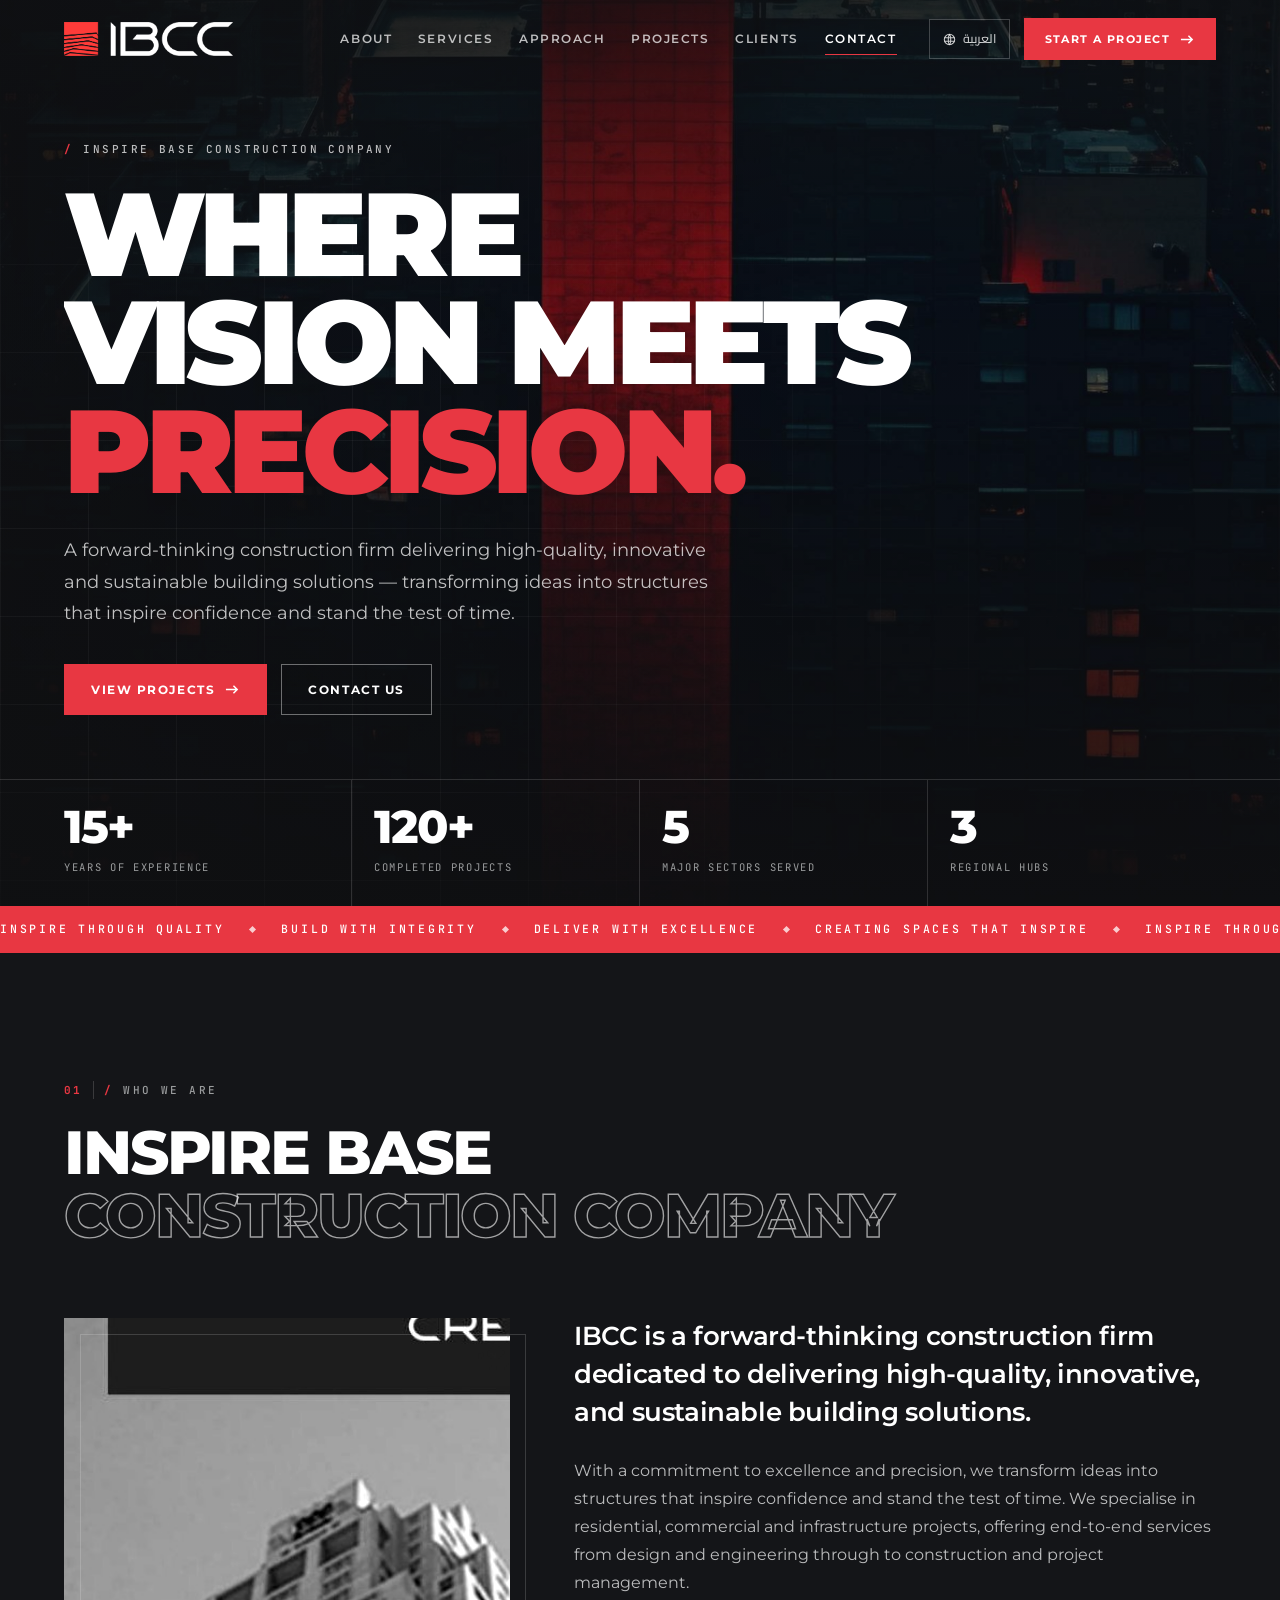
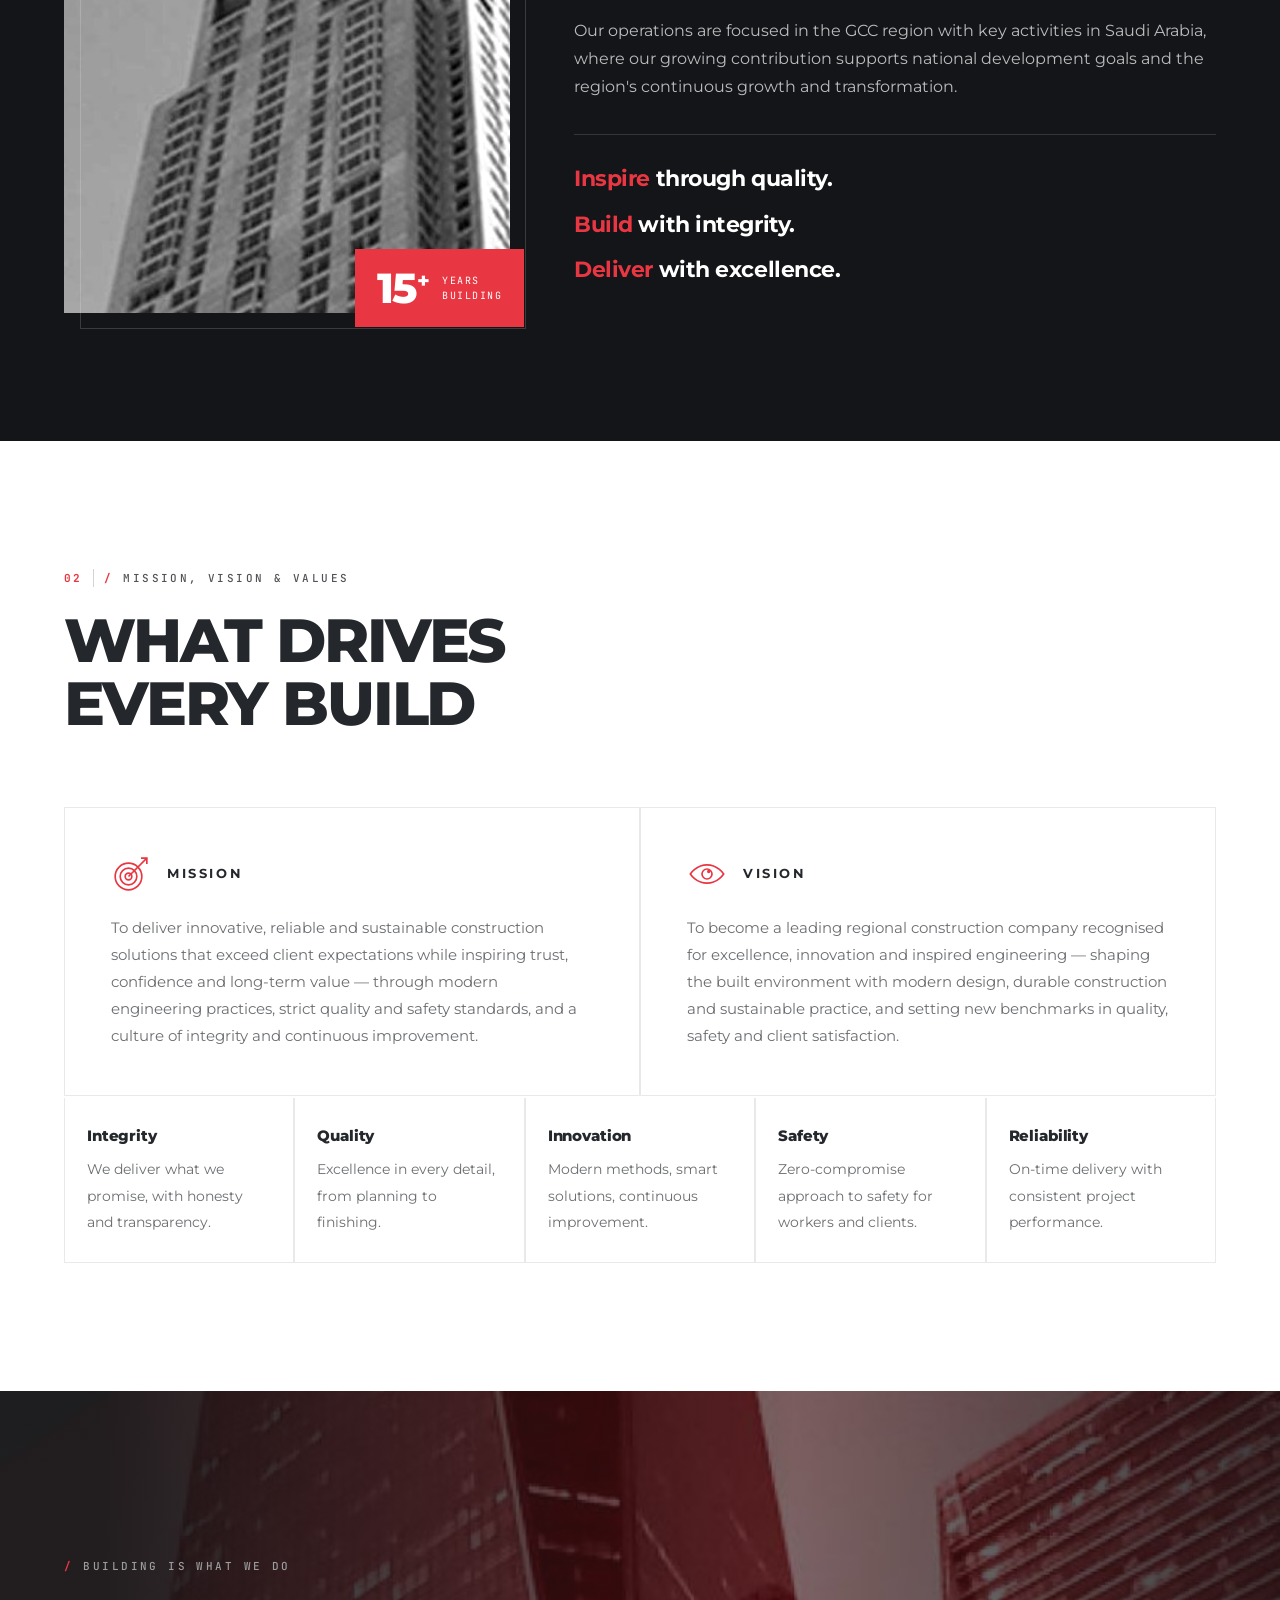
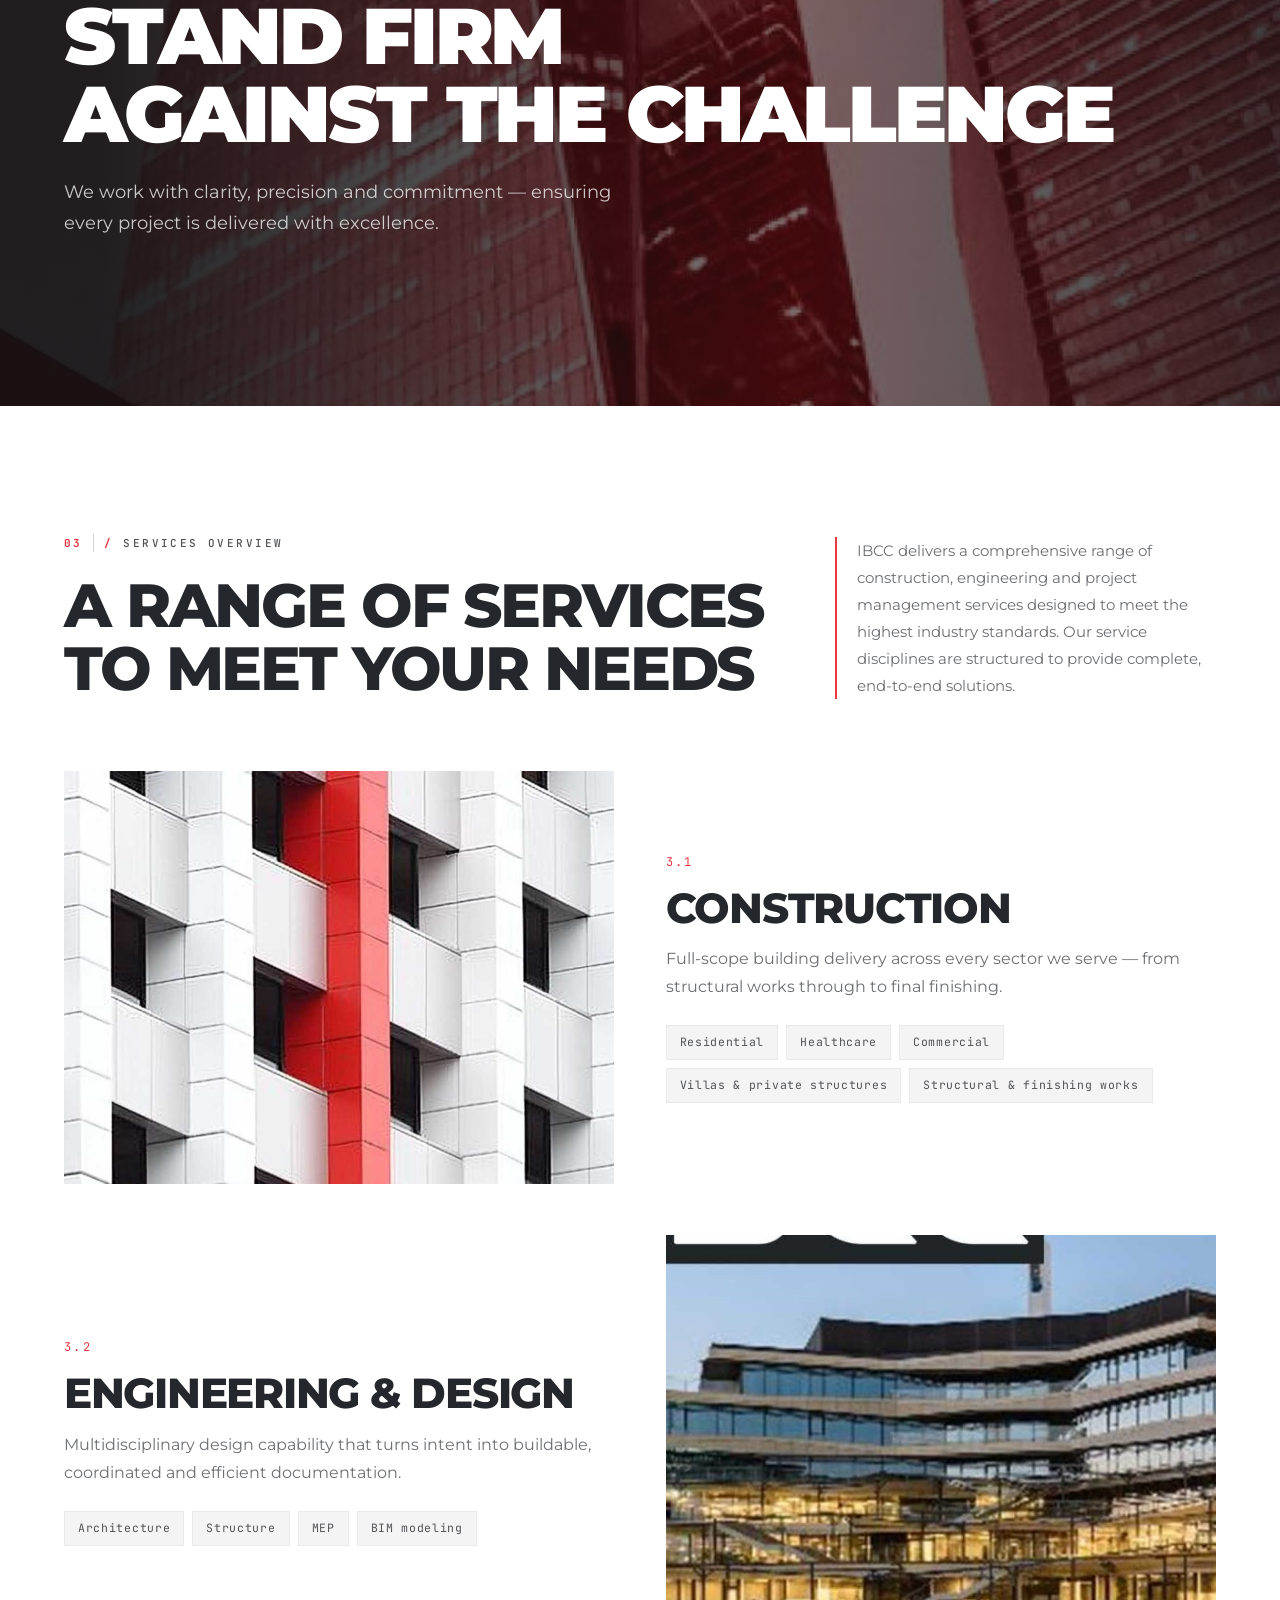
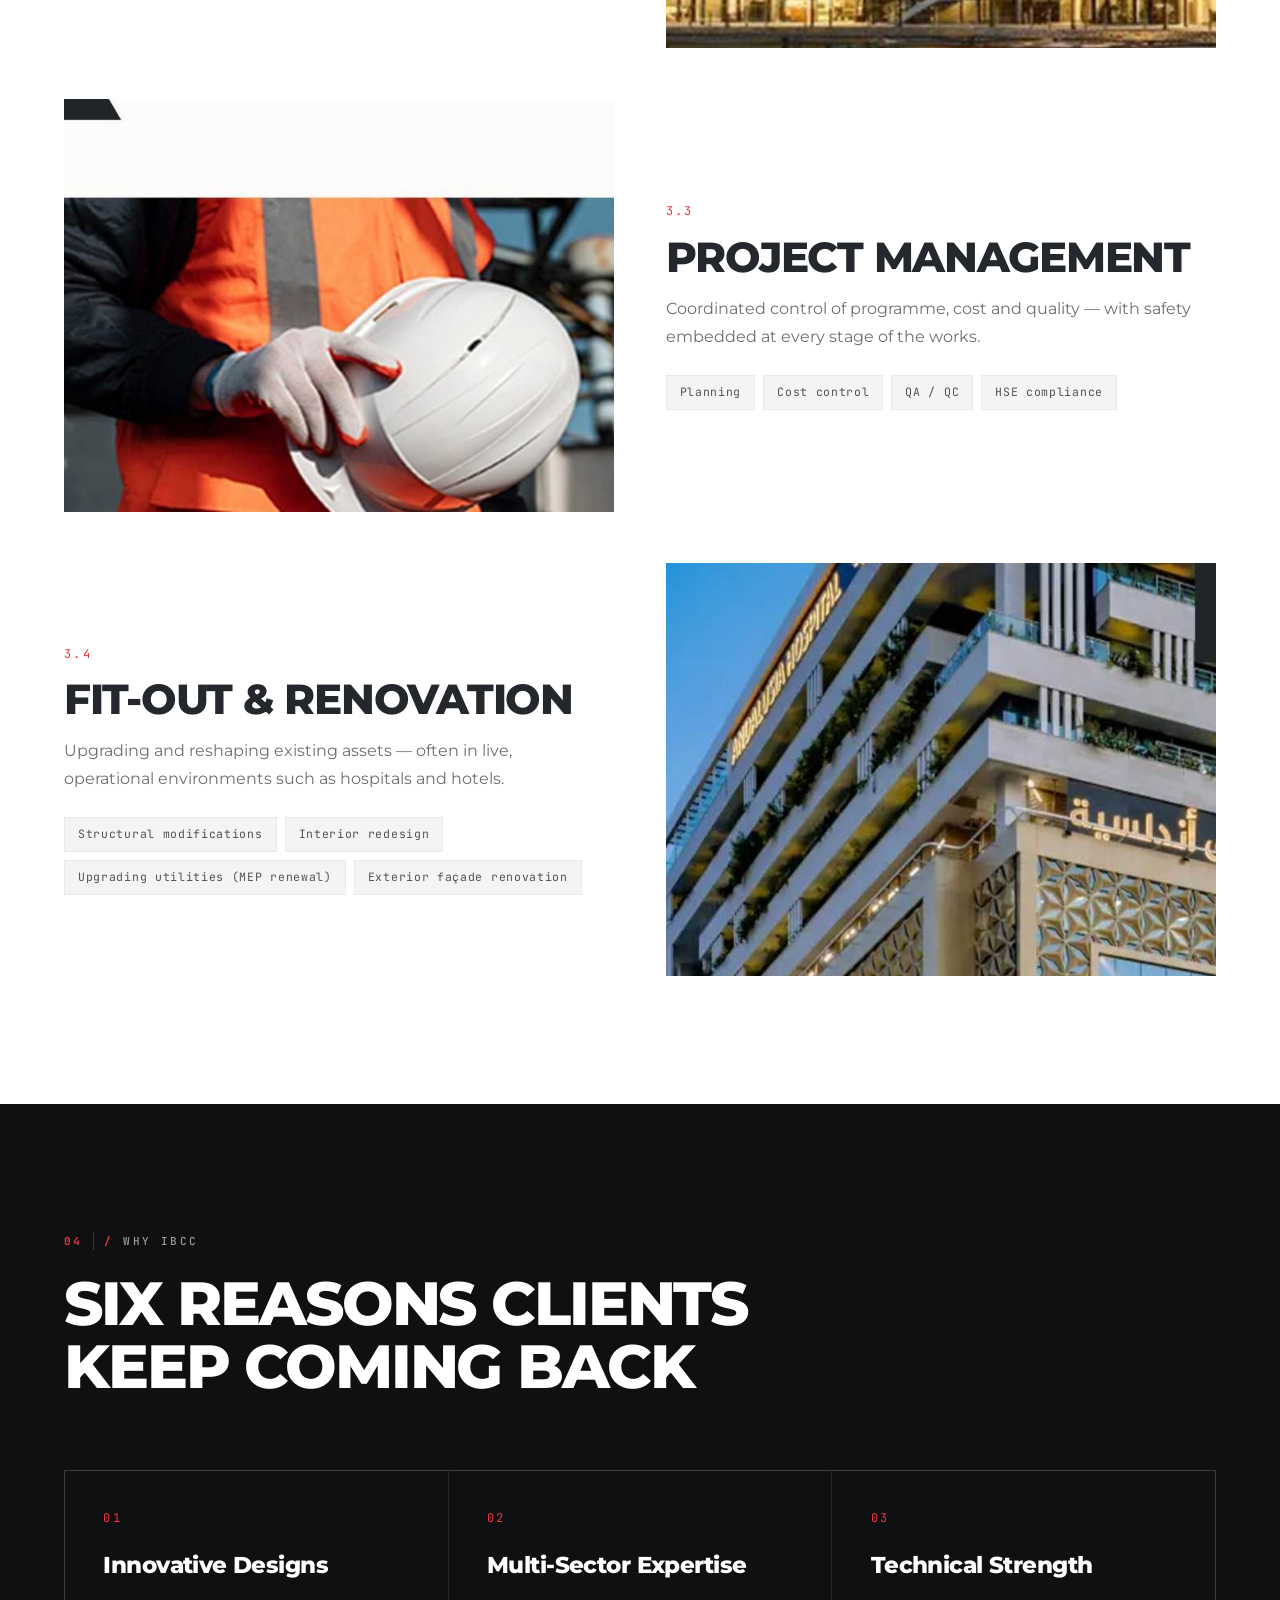
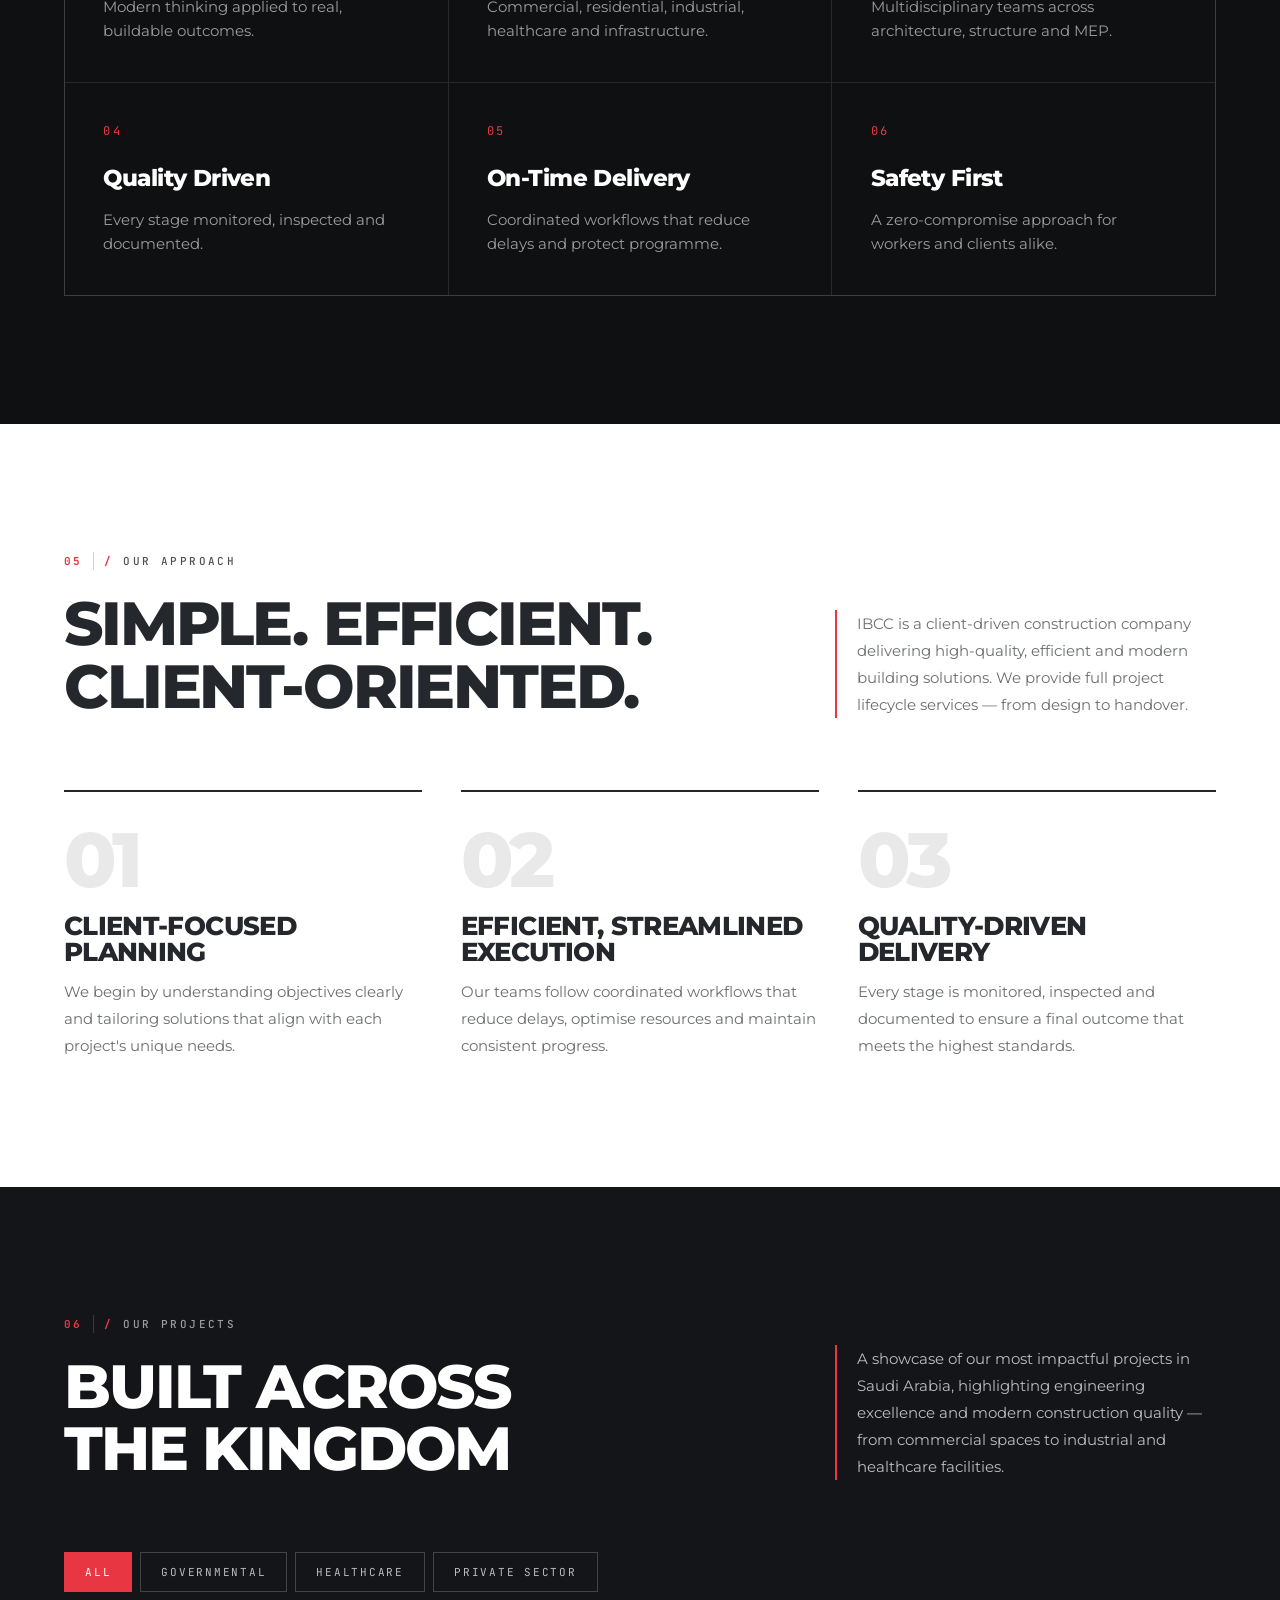
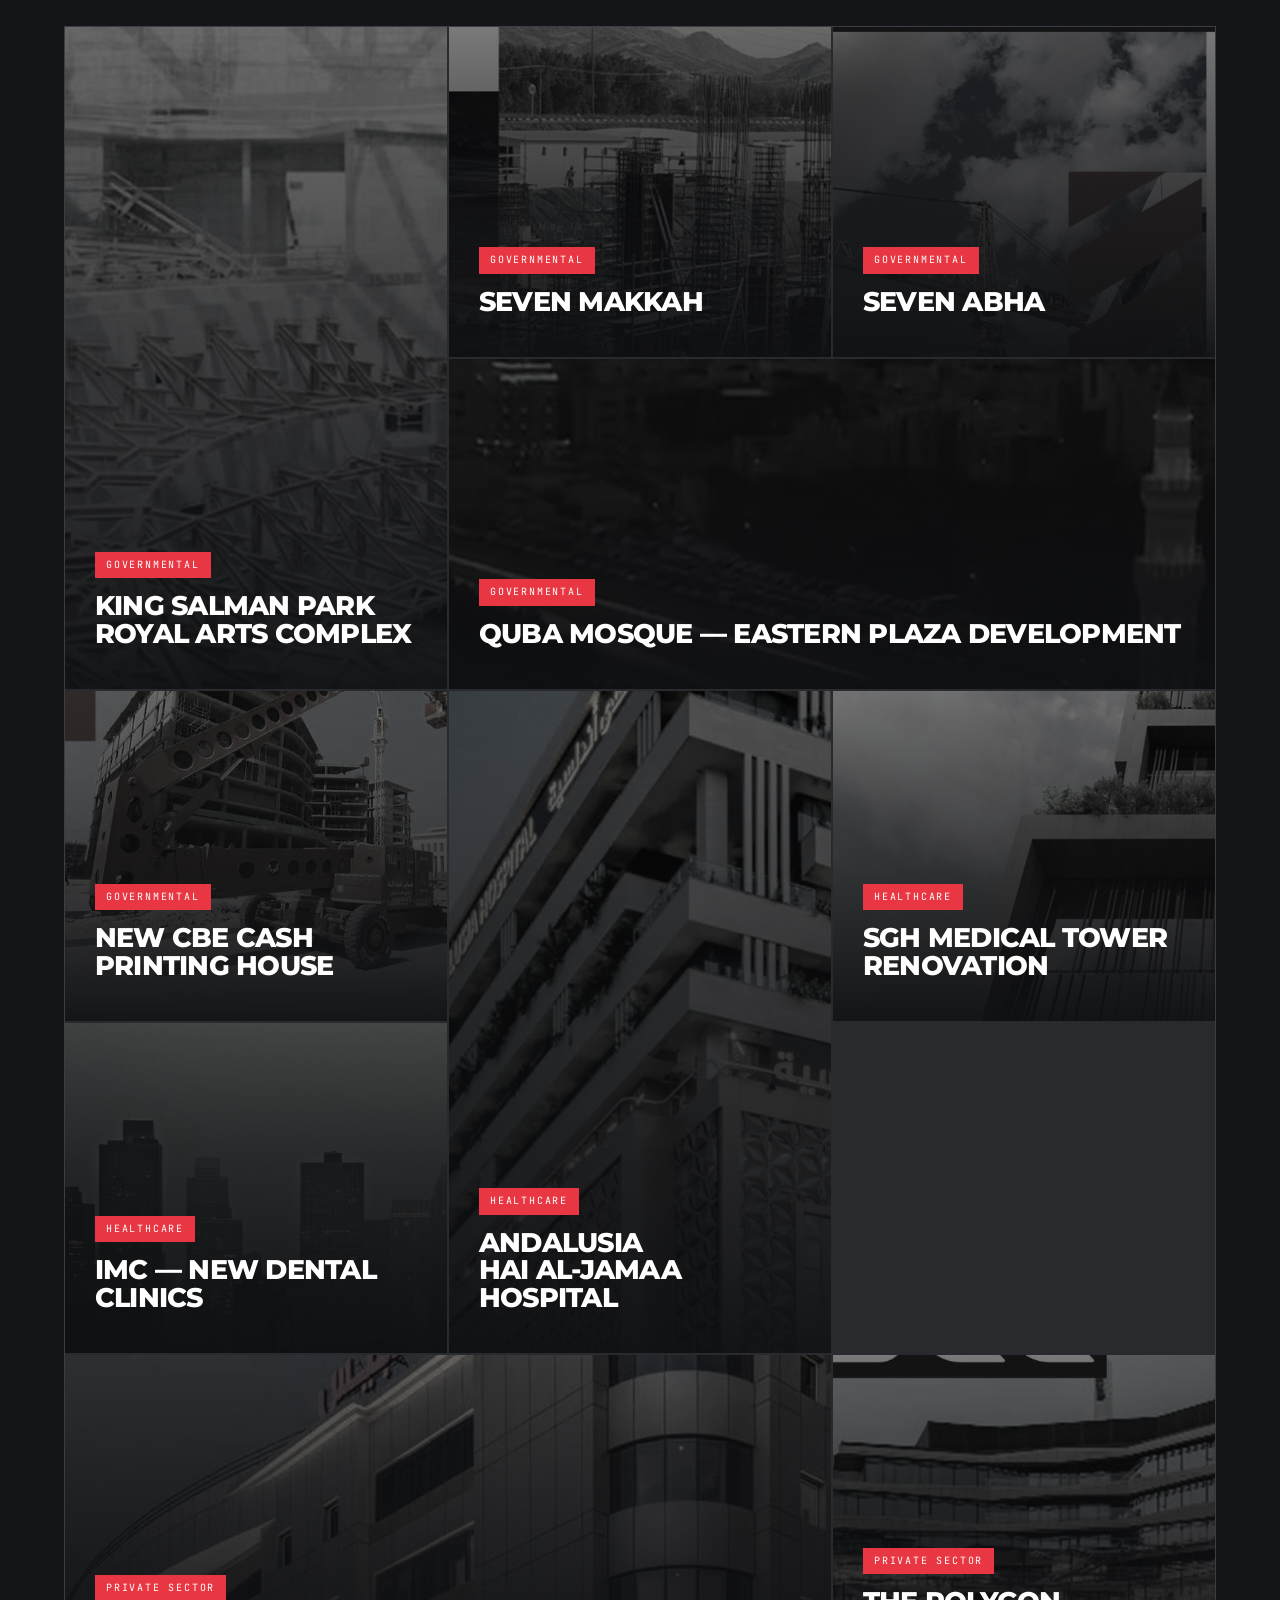
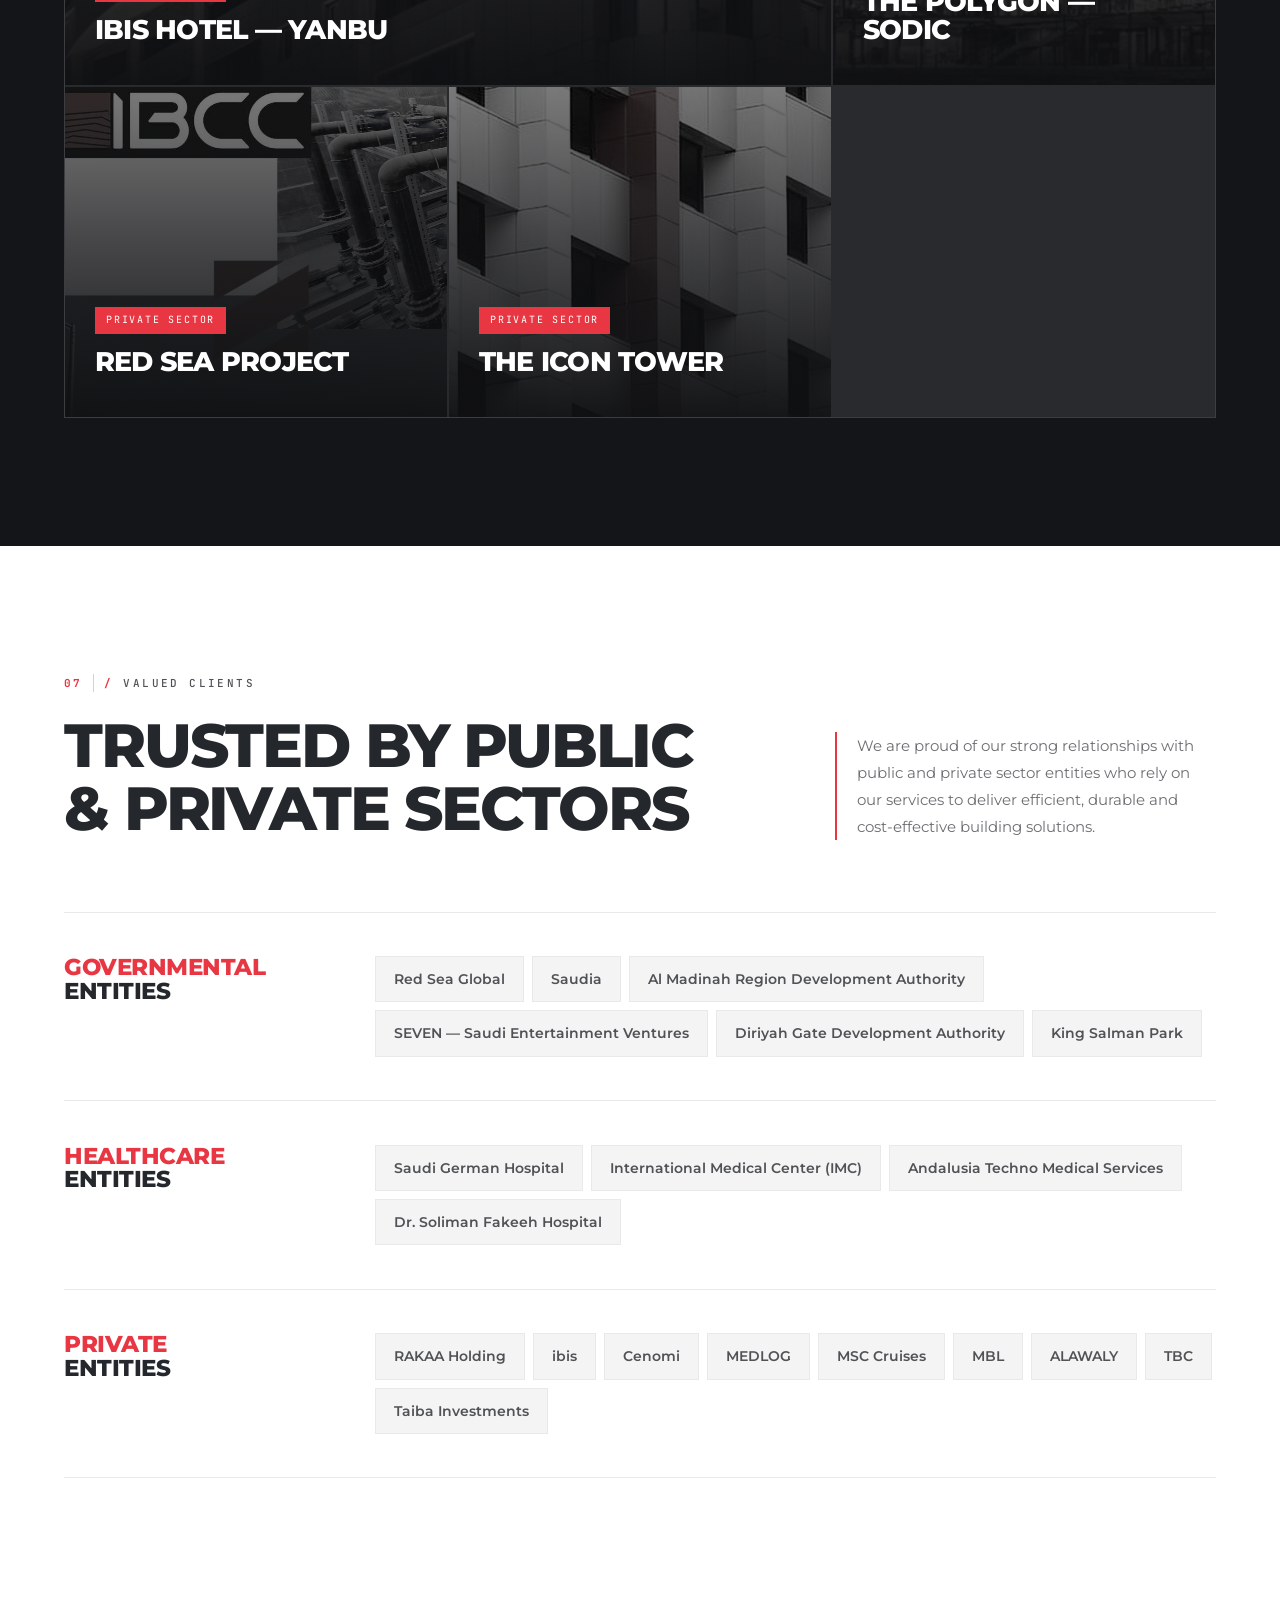
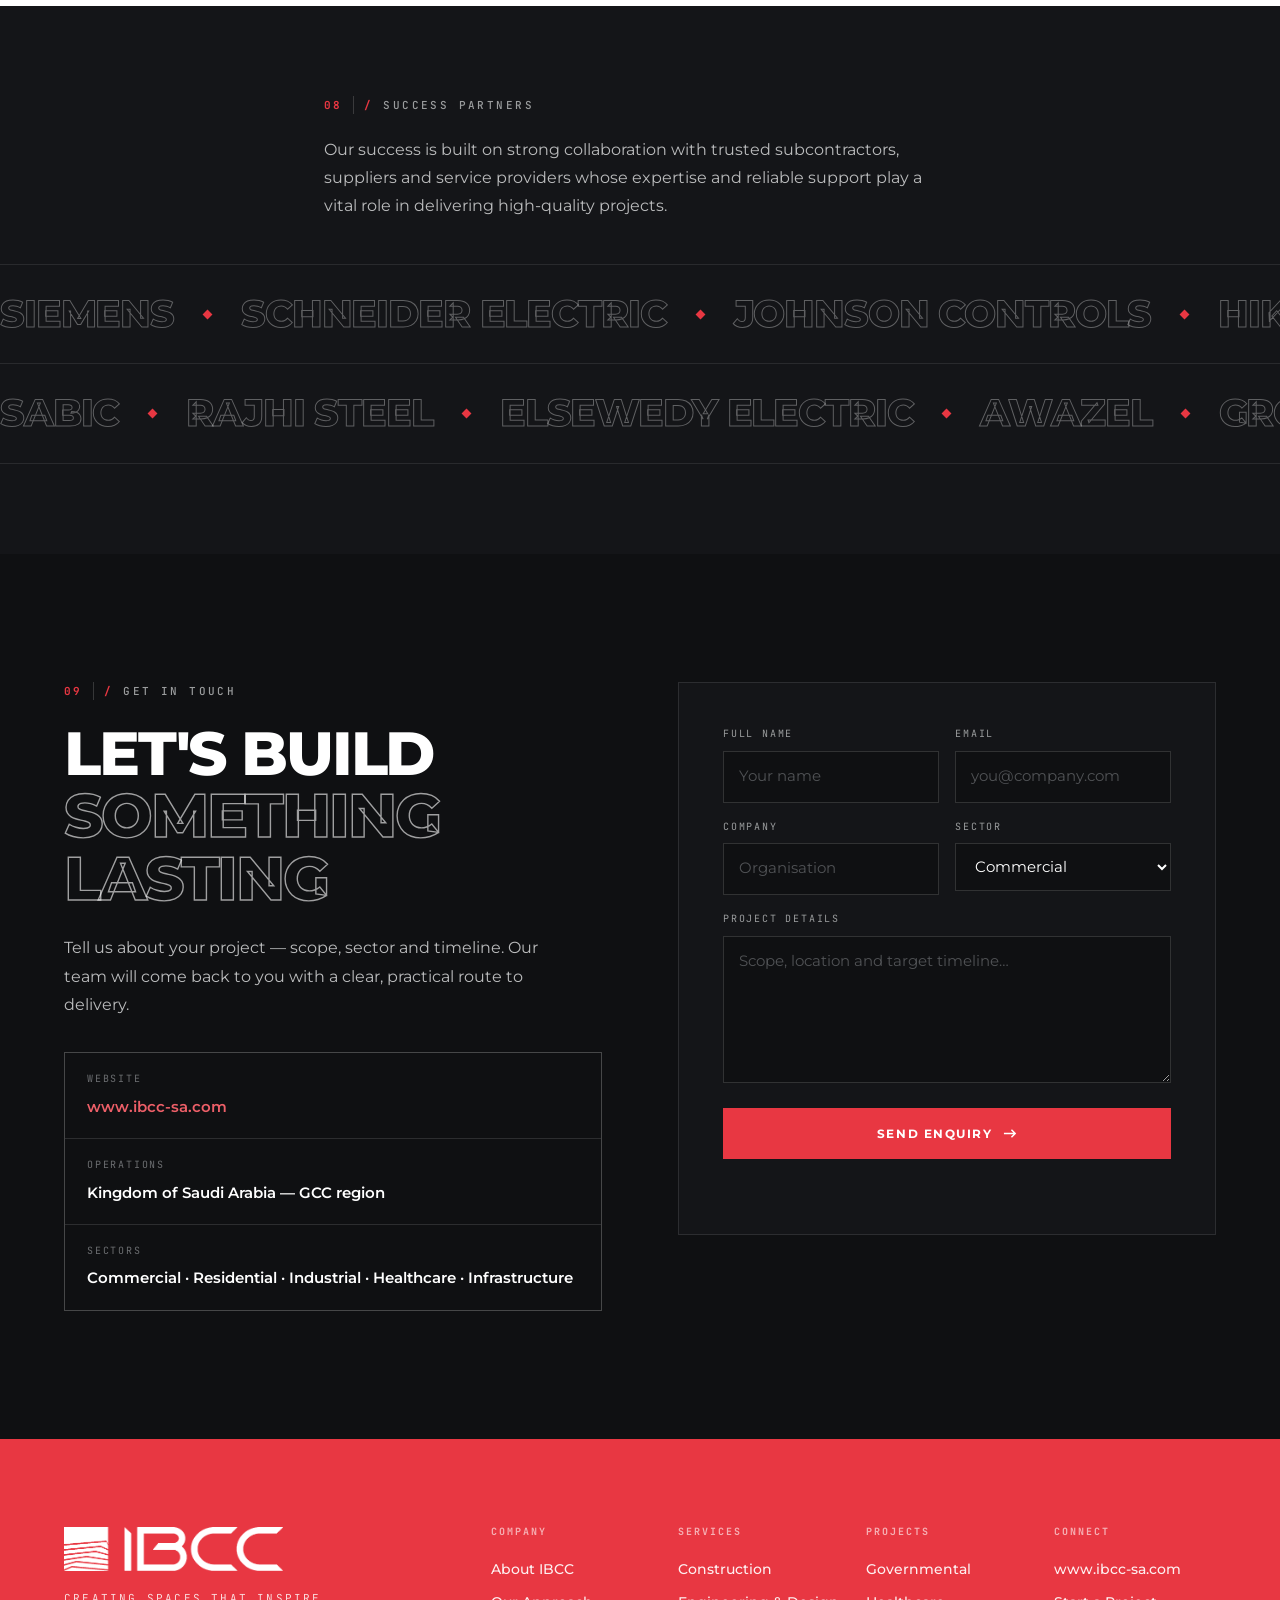
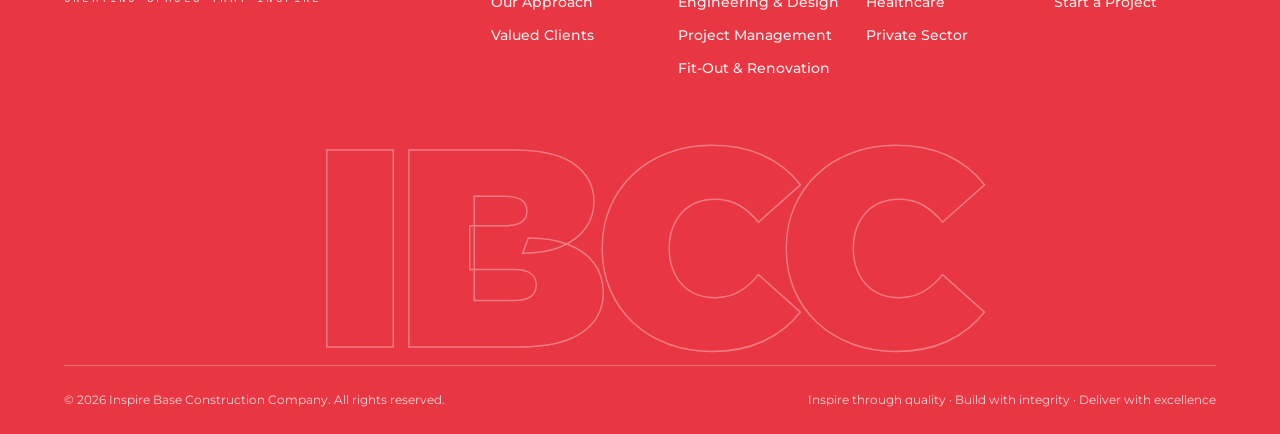
<file: index.html>
<!DOCTYPE html>
<html lang="en">
<head>
<meta charset="UTF-8">
<meta name="viewport" content="width=device-width, initial-scale=1.0">
<title>IBCC — Inspire Base Construction Company | Creating Spaces That Inspire</title>
<meta name="description" content="IBCC (Inspire Base Construction Company) is a forward-thinking Saudi construction firm delivering high-quality, innovative and sustainable building solutions across commercial, residential, industrial, healthcare and infrastructure sectors.">
<link rel="icon" href="assets/logo-mark.png" type="image/png">
<link rel="alternate" hreflang="en" href="index.html">
<link rel="alternate" hreflang="ar" href="ar/index.html">
<link rel="preconnect" href="https://fonts.googleapis.com">
<link rel="preconnect" href="https://fonts.gstatic.com" crossorigin>
<link href="https://fonts.googleapis.com/css2?family=Montserrat:ital,wght@0,300..900;1,300..900&family=Cairo:wght@400;600;700&family=JetBrains+Mono:wght@400;500;700&display=swap" rel="stylesheet">
<link rel="stylesheet" href="css/styles.css?v=3">
</head>
<body>

<!-- ══════════════ PRELOADER ══════════════ -->
<div class="loader" id="loader">
  <div class="loader__inner">
    <img src="assets/logo-mark.png" alt="" class="loader__mark">
    <div class="loader__bar"><span></span></div>
  </div>
</div>

<!-- ══════════════ HEADER ══════════════ -->
<header class="hdr" id="hdr">
  <div class="hdr__in">
    <a href="#top" class="hdr__logo" aria-label="IBCC home">
      <img src="assets/logo-dark.png" alt="IBCC — Inspire Base Construction Company">
    </a>

    <nav class="nav" id="nav" aria-label="Main">
      <div class="nav__head">
        <span class="nav__title">Menu</span>
        <button class="nav__close" id="navClose" aria-label="Close menu">
          <svg viewBox="0 0 16 16" aria-hidden="true"><path d="M3 3l10 10M13 3L3 13" fill="none" stroke="currentColor" stroke-width="1.7"/></svg>
        </button>
      </div>

      <a href="#about"    data-nav>About</a>
      <a href="#services" data-nav>Services</a>
      <a href="#approach" data-nav>Approach</a>
      <a href="#projects" data-nav>Projects</a>
      <a href="#clients"  data-nav>Clients</a>
      <a href="#contact"  data-nav>Contact</a>

      <div class="nav__foot">
        <a href="#contact" class="btn btn--sm btn--red">
          <span>Start a Project</span>
          <svg viewBox="0 0 16 16" aria-hidden="true"><path d="M1 8h12M9 4l4 4-4 4" fill="none" stroke="currentColor" stroke-width="1.6"/></svg>
        </a>
        <a class="lang" href="ar/index.html" hreflang="ar" lang="ar">
          <svg viewBox="0 0 16 16" aria-hidden="true"><circle cx="8" cy="8" r="6.4" fill="none" stroke="currentColor" stroke-width="1.3"/><path d="M8 1.6c2 2 2 10.8 0 12.8M8 1.6c-2 2-2 10.8 0 12.8M1.9 5.8h12.2M1.9 10.2h12.2" fill="none" stroke="currentColor" stroke-width="1.3"/></svg>
          <span lang="ar">العربية</span>
        </a>
      </div>
    </nav>

    <div class="hdr__actions">
      <a class="lang lang--hdr" href="ar/index.html" hreflang="ar" lang="ar" aria-label="التبديل إلى العربية">
        <svg viewBox="0 0 16 16" aria-hidden="true"><circle cx="8" cy="8" r="6.4" fill="none" stroke="currentColor" stroke-width="1.3"/><path d="M8 1.6c2 2 2 10.8 0 12.8M8 1.6c-2 2-2 10.8 0 12.8M1.9 5.8h12.2M1.9 10.2h12.2" fill="none" stroke="currentColor" stroke-width="1.3"/></svg>
        <span lang="ar">العربية</span>
      </a>
      <a href="#contact" class="btn btn--sm btn--red">
        <span>Start a Project</span>
        <svg viewBox="0 0 16 16" aria-hidden="true"><path d="M1 8h12M9 4l4 4-4 4" fill="none" stroke="currentColor" stroke-width="1.6"/></svg>
      </a>
      <button class="burger" id="burger" aria-label="Menu" aria-expanded="false" aria-controls="nav">
        <span></span><span></span><span></span>
      </button>
    </div>
  </div>
  <div class="hdr__progress" id="progress"></div>
</header>

<div class="scrim" id="scrim" aria-hidden="true"></div>

<main id="top">

<!-- ══════════════ HERO ══════════════ -->
<section class="hero">
  <div class="hero__bg">
    <img src="assets/hero.jpg" alt="" aria-hidden="true">
  </div>
  <div class="hero__grid" aria-hidden="true"></div>

  <div class="hero__in">
    <p class="eyebrow eyebrow--light hero__eyebrow">
      <span class="slash">/</span> Inspire Base Construction Company
    </p>

    <h1 class="hero__title">
      <span class="line"><span>Where</span></span>
      <span class="line"><span>Vision Meets</span></span>
      <span class="line"><span class="accent">Precision.</span></span>
    </h1>

    <p class="hero__sub">
      A forward-thinking construction firm delivering high-quality, innovative and
      sustainable building solutions — transforming ideas into structures that inspire
      confidence and stand the test of time.
    </p>

    <div class="hero__cta">
      <a href="#projects" class="btn btn--red">
        <span>View Projects</span>
        <svg viewBox="0 0 16 16" aria-hidden="true"><path d="M1 8h12M9 4l4 4-4 4" fill="none" stroke="currentColor" stroke-width="1.6"/></svg>
      </a>
      <a href="#contact" class="btn btn--ghost"><span>Contact Us</span></a>
    </div>
  </div>

  <ul class="hero__stats">
    <li><b data-count="15" data-suffix="+">0</b><span>Years of experience</span></li>
    <li><b data-count="120" data-suffix="+">0</b><span>Completed projects</span></li>
    <li><b data-count="5">0</b><span>Major sectors served</span></li>
    <li><b data-count="3">0</b><span>Regional hubs</span></li>
  </ul>
</section>

<!-- ══════════════ TICKER ══════════════ -->
<div class="ticker" aria-hidden="true">
  <div class="ticker__track">
    <span>Inspire through quality<i></i>Build with integrity<i></i>Deliver with excellence<i></i>Creating spaces that inspire<i></i></span>
    <span>Inspire through quality<i></i>Build with integrity<i></i>Deliver with excellence<i></i>Creating spaces that inspire<i></i></span>
  </div>
</div>

<!-- ══════════════ ABOUT ══════════════ -->
<section class="sec sec--dark about" id="about">
  <div class="wrap">
    <div class="sec__head reveal">
      <p class="eyebrow eyebrow--light"><span class="idx">01</span><span class="slash">/</span> Who We Are</p>
      <h2 class="h2 h2--light">Inspire Base<br><span class="outline">Construction Company</span></h2>
    </div>

    <div class="about__grid">
      <div class="about__media reveal">
        <img src="assets/bwtower.jpg" alt="High-rise tower delivered by IBCC">
        <div class="about__badge">
          <b>15<sup>+</sup></b>
          <span>Years<br>building</span>
        </div>
      </div>

      <div class="about__body reveal">
        <p class="lead">
          IBCC is a forward-thinking construction firm dedicated to delivering high-quality,
          innovative, and sustainable building solutions.
        </p>
        <p>
          With a commitment to excellence and precision, we transform ideas into structures that
          inspire confidence and stand the test of time. We specialise in residential, commercial
          and infrastructure projects, offering end-to-end services from design and engineering
          through to construction and project management.
        </p>
        <p>
          Our operations are focused in the GCC region with key activities in Saudi Arabia, where
          our growing contribution supports national development goals and the region's continuous
          growth and transformation.
        </p>

        <ul class="motto">
          <li><em>Inspire</em> through quality.</li>
          <li><em>Build</em> with integrity.</li>
          <li><em>Deliver</em> with excellence.</li>
        </ul>
      </div>
    </div>
  </div>
</section>

<!-- ══════════════ MISSION / VISION / VALUES ══════════════ -->
<section class="sec sec--paper mvv">
  <div class="wrap">
    <div class="sec__head reveal">
      <p class="eyebrow"><span class="idx">02</span><span class="slash">/</span> Mission, Vision &amp; Values</p>
      <h2 class="h2">What Drives<br>Every Build</h2>
    </div>

    <div class="mvv__grid">
      <article class="mv reveal">
        <div class="mv__top">
          <svg class="mv__icon" viewBox="0 0 48 48" aria-hidden="true">
            <circle cx="21" cy="27" r="16" fill="none" stroke="currentColor" stroke-width="2"/>
            <circle cx="21" cy="27" r="10" fill="none" stroke="currentColor" stroke-width="2"/>
            <circle cx="21" cy="27" r="4"  fill="none" stroke="currentColor" stroke-width="2"/>
            <path d="M21 27 L43 5" stroke="currentColor" stroke-width="2" fill="none"/>
            <path d="M36 5h7v7" stroke="currentColor" stroke-width="2" fill="none"/>
          </svg>
          <h3>Mission</h3>
        </div>
        <p>
          To deliver innovative, reliable and sustainable construction solutions that exceed client
          expectations while inspiring trust, confidence and long-term value — through modern
          engineering practices, strict quality and safety standards, and a culture of integrity
          and continuous improvement.
        </p>
      </article>

      <article class="mv reveal">
        <div class="mv__top">
          <svg class="mv__icon" viewBox="0 0 48 48" aria-hidden="true">
            <path d="M4 24s7-11 20-11 20 11 20 11-7 11-20 11S4 24 4 24Z" fill="none" stroke="currentColor" stroke-width="2"/>
            <circle cx="24" cy="24" r="6" fill="none" stroke="currentColor" stroke-width="2"/>
            <circle cx="26" cy="21" r="2" fill="currentColor"/>
          </svg>
          <h3>Vision</h3>
        </div>
        <p>
          To become a leading regional construction company recognised for excellence, innovation
          and inspired engineering — shaping the built environment with modern design, durable
          construction and sustainable practice, and setting new benchmarks in quality, safety
          and client satisfaction.
        </p>
      </article>
    </div>

    <ul class="values">
      <li class="reveal"><b>Integrity</b><span>We deliver what we promise, with honesty and transparency.</span></li>
      <li class="reveal"><b>Quality</b><span>Excellence in every detail, from planning to finishing.</span></li>
      <li class="reveal"><b>Innovation</b><span>Modern methods, smart solutions, continuous improvement.</span></li>
      <li class="reveal"><b>Safety</b><span>Zero-compromise approach to safety for workers and clients.</span></li>
      <li class="reveal"><b>Reliability</b><span>On-time delivery with consistent project performance.</span></li>
    </ul>
  </div>
</section>

<!-- ══════════════ STATEMENT BAND ══════════════ -->
<section class="band">
  <div class="band__bg"><img src="assets/towers.jpg" alt="" aria-hidden="true"></div>
  <div class="wrap band__in reveal">
    <p class="eyebrow eyebrow--light"><span class="slash">/</span> Building is what we do</p>
    <h2 class="band__title">Stand Firm<br>Against the Challenge</h2>
    <p class="band__sub">
      We work with clarity, precision and commitment — ensuring every project is delivered
      with excellence.
    </p>
  </div>
</section>

<!-- ══════════════ SERVICES ══════════════ -->
<section class="sec sec--paper services" id="services">
  <div class="wrap">
    <div class="sec__head sec__head--split reveal">
      <div>
        <p class="eyebrow"><span class="idx">03</span><span class="slash">/</span> Services Overview</p>
        <h2 class="h2">A Range of Services<br>to Meet Your Needs</h2>
      </div>
      <p class="sec__note">
        IBCC delivers a comprehensive range of construction, engineering and project management
        services designed to meet the highest industry standards. Our service disciplines are
        structured to provide complete, end-to-end solutions.
      </p>
    </div>

    <div class="svc">
      <article class="svc__row reveal">
        <div class="svc__media"><img src="assets/facade.jpg" alt="Residential and commercial construction"></div>
        <div class="svc__body">
          <span class="svc__no">3.1</span>
          <h3>Construction</h3>
          <p>Full-scope building delivery across every sector we serve — from structural works
             through to final finishing.</p>
          <ul class="ticks">
            <li>Residential</li><li>Healthcare</li><li>Commercial</li>
            <li>Villas &amp; private structures</li><li>Structural &amp; finishing works</li>
          </ul>
        </div>
      </article>

      <article class="svc__row svc__row--flip reveal">
        <div class="svc__media"><img src="assets/pr-polygon.jpg" alt="Engineering and design"></div>
        <div class="svc__body">
          <span class="svc__no">3.2</span>
          <h3>Engineering &amp; Design</h3>
          <p>Multidisciplinary design capability that turns intent into buildable, coordinated
             and efficient documentation.</p>
          <ul class="ticks">
            <li>Architecture</li><li>Structure</li><li>MEP</li><li>BIM modeling</li>
          </ul>
        </div>
      </article>

      <article class="svc__row reveal">
        <div class="svc__media"><img src="assets/worker.jpg" alt="Project management and site control"></div>
        <div class="svc__body">
          <span class="svc__no">3.3</span>
          <h3>Project Management</h3>
          <p>Coordinated control of programme, cost and quality — with safety embedded at every
             stage of the works.</p>
          <ul class="ticks">
            <li>Planning</li><li>Cost control</li><li>QA / QC</li><li>HSE compliance</li>
          </ul>
        </div>
      </article>

      <article class="svc__row svc__row--flip reveal">
        <div class="svc__media"><img src="assets/pr-andalusia.jpg" alt="Fit-out and renovation"></div>
        <div class="svc__body">
          <span class="svc__no">3.4</span>
          <h3>Fit-Out &amp; Renovation</h3>
          <p>Upgrading and reshaping existing assets — often in live, operational environments
             such as hospitals and hotels.</p>
          <ul class="ticks">
            <li>Structural modifications</li><li>Interior redesign</li>
            <li>Upgrading utilities (MEP renewal)</li><li>Exterior façade renovation</li>
          </ul>
        </div>
      </article>
    </div>
  </div>
</section>

<!-- ══════════════ WHY IBCC ══════════════ -->
<section class="sec sec--ink why">
  <div class="wrap">
    <div class="sec__head reveal">
      <p class="eyebrow eyebrow--light"><span class="idx">04</span><span class="slash">/</span> Why IBCC</p>
      <h2 class="h2 h2--light">Six Reasons Clients<br>Keep Coming Back</h2>
    </div>

    <ul class="why__list">
      <li class="reveal"><span class="why__n">01</span><b>Innovative Designs</b><p>Modern thinking applied to real, buildable outcomes.</p></li>
      <li class="reveal"><span class="why__n">02</span><b>Multi-Sector Expertise</b><p>Commercial, residential, industrial, healthcare and infrastructure.</p></li>
      <li class="reveal"><span class="why__n">03</span><b>Technical Strength</b><p>Multidisciplinary teams across architecture, structure and MEP.</p></li>
      <li class="reveal"><span class="why__n">04</span><b>Quality Driven</b><p>Every stage monitored, inspected and documented.</p></li>
      <li class="reveal"><span class="why__n">05</span><b>On-Time Delivery</b><p>Coordinated workflows that reduce delays and protect programme.</p></li>
      <li class="reveal"><span class="why__n">06</span><b>Safety First</b><p>A zero-compromise approach for workers and clients alike.</p></li>
    </ul>
  </div>
</section>

<!-- ══════════════ APPROACH ══════════════ -->
<section class="sec sec--paper approach" id="approach">
  <div class="wrap">
    <div class="sec__head sec__head--split reveal">
      <div>
        <p class="eyebrow"><span class="idx">05</span><span class="slash">/</span> Our Approach</p>
        <h2 class="h2">Simple. Efficient.<br>Client-Oriented.</h2>
      </div>
      <p class="sec__note">
        IBCC is a client-driven construction company delivering high-quality, efficient and modern
        building solutions. We provide full project lifecycle services — from design to handover.
      </p>
    </div>

    <ol class="steps">
      <li class="reveal">
        <span class="steps__n">01</span>
        <h3>Client-focused planning</h3>
        <p>We begin by understanding objectives clearly and tailoring solutions that align with
           each project's unique needs.</p>
      </li>
      <li class="reveal">
        <span class="steps__n">02</span>
        <h3>Efficient, streamlined execution</h3>
        <p>Our teams follow coordinated workflows that reduce delays, optimise resources and
           maintain consistent progress.</p>
      </li>
      <li class="reveal">
        <span class="steps__n">03</span>
        <h3>Quality-driven delivery</h3>
        <p>Every stage is monitored, inspected and documented to ensure a final outcome that
           meets the highest standards.</p>
      </li>
    </ol>
  </div>
</section>

<!-- ══════════════ PROJECTS ══════════════ -->
<section class="sec sec--dark projects" id="projects">
  <div class="wrap">
    <div class="sec__head sec__head--split reveal">
      <div>
        <p class="eyebrow eyebrow--light"><span class="idx">06</span><span class="slash">/</span> Our Projects</p>
        <h2 class="h2 h2--light">Built Across<br>the Kingdom</h2>
      </div>
      <p class="sec__note sec__note--light">
        A showcase of our most impactful projects in Saudi Arabia, highlighting engineering
        excellence and modern construction quality — from commercial spaces to industrial and
        healthcare facilities.
      </p>
    </div>

    <div class="filters reveal" role="tablist" aria-label="Project sectors">
      <button class="filters__b is-on" data-filter="all"  role="tab" aria-selected="true">All</button>
      <button class="filters__b" data-filter="gov"     role="tab" aria-selected="false">Governmental</button>
      <button class="filters__b" data-filter="health"  role="tab" aria-selected="false">Healthcare</button>
      <button class="filters__b" data-filter="private" role="tab" aria-selected="false">Private Sector</button>
    </div>

    <div class="pgrid" id="pgrid">
      <article class="card card--tall reveal" data-cat="gov">
        <div class="card__img"><img src="assets/pr-ksp.jpg" alt="King Salman Park — Royal Arts Complex"></div>
        <div class="card__meta">
          <span class="tag">Governmental</span>
          <h3>King Salman Park<br>Royal Arts Complex</h3>
          <p>National Theater. Prefabrication and modular construction, finishing works, wall
             cladding, painting, flooring and acoustic ceiling installation.</p>
        </div>
      </article>

      <article class="card reveal" data-cat="gov">
        <div class="card__img"><img src="assets/pr-makkah.jpg" alt="SEVEN Makkah"></div>
        <div class="card__meta">
          <span class="tag">Governmental</span>
          <h3>SEVEN Makkah</h3>
          <p>Saudi Entertainment Ventures. Prefabrication and modular construction, structural
             concrete works and site mobilisation.</p>
        </div>
      </article>

      <article class="card reveal" data-cat="gov">
        <div class="card__img"><img src="assets/pr-abha.jpg" alt="SEVEN Abha"></div>
        <div class="card__meta">
          <span class="tag">Governmental</span>
          <h3>SEVEN Abha</h3>
          <p>Prefabrication and modular construction with structural concrete reinforcement
             fixing, casting, curing and protection.</p>
        </div>
      </article>

      <article class="card card--wide reveal" data-cat="gov">
        <div class="card__img"><img src="assets/pr-quba.jpg" alt="Quba Mosque Eastern Plaza Development"></div>
        <div class="card__meta">
          <span class="tag">Governmental</span>
          <h3>Quba Mosque — Eastern Plaza Development</h3>
          <p>Eastern plaza paving works, renewal of the chilled-water HVAC system, and new women's
             ablution construction and finishing.</p>
        </div>
      </article>

      <article class="card reveal" data-cat="gov">
        <div class="card__img"><img src="assets/pr-cbe.jpg" alt="New CBE Cash Printing House"></div>
        <div class="card__meta">
          <span class="tag">Governmental</span>
          <h3>New CBE Cash Printing House</h3>
          <p>Building Management Systems (BMS) and chilled-water HVAC system delivery for a
             high-security industrial facility.</p>
        </div>
      </article>

      <article class="card card--tall reveal" data-cat="health">
        <div class="card__img"><img src="assets/pr-andalusia.jpg" alt="Andalusia Hai Al-Jamaa Hospital"></div>
        <div class="card__meta">
          <span class="tag">Healthcare</span>
          <h3>Andalusia<br>Hai Al-Jamaa Hospital</h3>
          <p>Prefabrication and modular construction, medical pre-installation equipment
             provisions, architectural finishing and IF&amp;E works.</p>
        </div>
      </article>

      <article class="card reveal" data-cat="health">
        <div class="card__img"><img src="assets/pr-icon.jpg" alt="Saudi German Hospital medical tower renovation"></div>
        <div class="card__meta">
          <span class="tag">Healthcare</span>
          <h3>SGH Medical Tower Renovation</h3>
          <p>Isolation rooms, main building HVAC upgrade, new intermediate units and full medical
             tower renovation for Saudi German Group.</p>
        </div>
      </article>

      <article class="card reveal" data-cat="health">
        <div class="card__img"><img src="assets/skyline.jpg" alt="International Medical Center new dental clinics"></div>
        <div class="card__meta">
          <span class="tag">Healthcare</span>
          <h3>IMC — New Dental Clinics</h3>
          <p>Architectural finishing and IF&amp;E works, medical pre-installation equipment
             provisions, and MEP installation, testing and commissioning.</p>
        </div>
      </article>

      <article class="card card--wide reveal" data-cat="private">
        <div class="card__img"><img src="assets/pr-ibis.jpg" alt="IBIS Hotel Yanbu"></div>
        <div class="card__meta">
          <span class="tag">Private Sector</span>
          <h3>IBIS Hotel — Yanbu</h3>
          <p>Prefabrication and modular construction with structural concrete reinforcement
             fixing, casting, curing and protection.</p>
        </div>
      </article>

      <article class="card reveal" data-cat="private">
        <div class="card__img"><img src="assets/pr-polygon.jpg" alt="The Polygon Sodic"></div>
        <div class="card__meta">
          <span class="tag">Private Sector</span>
          <h3>The Polygon — Sodic</h3>
          <p>Architectural finishing and MEP works, prefabrication, and MEP installation, testing
             and commissioning.</p>
        </div>
      </article>

      <article class="card reveal" data-cat="private">
        <div class="card__img"><img src="assets/pr-redsea.jpg" alt="Red Sea Project"></div>
        <div class="card__meta">
          <span class="tag">Private Sector</span>
          <h3>Red Sea Project</h3>
          <p>Prefabrication and modular construction, MEP and equipment provisions, architectural
             finishing and IF&amp;E works.</p>
        </div>
      </article>

      <article class="card reveal" data-cat="private">
        <div class="card__img"><img src="assets/facade.jpg" alt="The Icon Tower"></div>
        <div class="card__meta">
          <span class="tag">Private Sector</span>
          <h3>The Icon Tower</h3>
          <p>Super- and substructure works including foundations, columns, slabs, beams, walls
             and structural concrete works.</p>
        </div>
      </article>
    </div>

    <p class="pgrid__empty" id="pempty" hidden>No projects in this category yet.</p>
  </div>
</section>

<!-- ══════════════ CLIENTS ══════════════ -->
<section class="sec sec--paper clients" id="clients">
  <div class="wrap">
    <div class="sec__head sec__head--split reveal">
      <div>
        <p class="eyebrow"><span class="idx">07</span><span class="slash">/</span> Valued Clients</p>
        <h2 class="h2">Trusted by Public<br>&amp; Private Sectors</h2>
      </div>
      <p class="sec__note">
        We are proud of our strong relationships with public and private sector entities who rely
        on our services to deliver efficient, durable and cost-effective building solutions.
      </p>
    </div>

    <div class="cl">
      <div class="cl__row reveal">
        <h3 class="cl__label">Governmental<br><span>Entities</span></h3>
        <ul class="chips">
          <li>Red Sea Global</li><li>Saudia</li>
          <li>Al Madinah Region Development Authority</li>
          <li>SEVEN — Saudi Entertainment Ventures</li>
          <li>Diriyah Gate Development Authority</li>
          <li>King Salman Park</li>
        </ul>
      </div>

      <div class="cl__row reveal">
        <h3 class="cl__label">Healthcare<br><span>Entities</span></h3>
        <ul class="chips">
          <li>Saudi German Hospital</li>
          <li>International Medical Center (IMC)</li>
          <li>Andalusia Techno Medical Services</li>
          <li>Dr. Soliman Fakeeh Hospital</li>
        </ul>
      </div>

      <div class="cl__row reveal">
        <h3 class="cl__label">Private<br><span>Entities</span></h3>
        <ul class="chips">
          <li>RAKAA Holding</li><li>ibis</li><li>Cenomi</li>
          <li>MEDLOG</li><li>MSC Cruises</li><li>MBL</li>
          <li>ALAWALY</li><li>TBC</li><li>Taiba Investments</li>
        </ul>
      </div>
    </div>
  </div>
</section>

<!-- ══════════════ PARTNERS ══════════════ -->
<section class="partners">
  <div class="wrap partners__head reveal">
    <p class="eyebrow eyebrow--light"><span class="idx">08</span><span class="slash">/</span> Success Partners</p>
    <p class="partners__note">
      Our success is built on strong collaboration with trusted subcontractors, suppliers and
      service providers whose expertise and reliable support play a vital role in delivering
      high-quality projects.
    </p>
  </div>

  <div class="marquee" aria-hidden="true">
    <div class="marquee__track">
      <span>Siemens<i></i>Schneider Electric<i></i>Johnson Controls<i></i>Hikvision<i></i>Daikin<i></i>Carrier<i></i>York<i></i>Toshiba<i></i>LG<i></i>Hilti<i></i></span>
      <span>Siemens<i></i>Schneider Electric<i></i>Johnson Controls<i></i>Hikvision<i></i>Daikin<i></i>Carrier<i></i>York<i></i>Toshiba<i></i>LG<i></i>Hilti<i></i></span>
    </div>
  </div>
  <div class="marquee marquee--rev" aria-hidden="true">
    <div class="marquee__track">
      <span>SABIC<i></i>Rajhi Steel<i></i>Elsewedy Electric<i></i>Awazel<i></i>Grohe<i></i>Delabie<i></i>Jotun<i></i>Hempel<i></i>Jazeera Paints<i></i>Petra<i></i></span>
      <span>SABIC<i></i>Rajhi Steel<i></i>Elsewedy Electric<i></i>Awazel<i></i>Grohe<i></i>Delabie<i></i>Jotun<i></i>Hempel<i></i>Jazeera Paints<i></i>Petra<i></i></span>
    </div>
  </div>
</section>

<!-- ══════════════ CONTACT ══════════════ -->
<section class="sec sec--ink contact" id="contact">
  <div class="wrap contact__grid">
    <div class="contact__intro reveal">
      <p class="eyebrow eyebrow--light"><span class="idx">09</span><span class="slash">/</span> Get in Touch</p>
      <h2 class="h2 h2--light">Let's Build<br><span class="outline">Something Lasting</span></h2>
      <p class="contact__lead">
        Tell us about your project — scope, sector and timeline. Our team will come back to you
        with a clear, practical route to delivery.
      </p>

      <ul class="contact__info">
        <li>
          <span>Website</span>
          <a href="https://www.ibcc-sa.com" target="_blank" rel="noopener">www.ibcc-sa.com</a>
        </li>
        <li>
          <span>Operations</span>
          <b>Kingdom of Saudi Arabia — GCC region</b>
        </li>
        <li>
          <span>Sectors</span>
          <b>Commercial · Residential · Industrial · Healthcare · Infrastructure</b>
        </li>
      </ul>
    </div>

    <form class="form reveal" id="form" novalidate>
      <div class="form__row">
        <label class="field">
          <span>Full name</span>
          <input type="text" name="name" required placeholder="Your name">
        </label>
        <label class="field">
          <span>Email</span>
          <input type="email" name="email" required placeholder="you@company.com">
        </label>
      </div>
      <div class="form__row">
        <label class="field">
          <span>Company</span>
          <input type="text" name="company" placeholder="Organisation">
        </label>
        <label class="field">
          <span>Sector</span>
          <select name="sector">
            <option>Commercial</option><option>Residential</option>
            <option>Industrial</option><option>Healthcare</option>
            <option>Infrastructure</option><option>Other</option>
          </select>
        </label>
      </div>
      <label class="field">
        <span>Project details</span>
        <textarea name="message" rows="5" required placeholder="Scope, location and target timeline…"></textarea>
      </label>

      <button type="submit" class="btn btn--red btn--full">
        <span>Send Enquiry</span>
        <svg viewBox="0 0 16 16" aria-hidden="true"><path d="M1 8h12M9 4l4 4-4 4" fill="none" stroke="currentColor" stroke-width="1.6"/></svg>
      </button>
      <p class="form__msg" id="formMsg" role="status"></p>
    </form>
  </div>
</section>

</main>

<!-- ══════════════ FOOTER ══════════════ -->
<footer class="ftr">
  <div class="wrap">
    <div class="ftr__top">
      <div class="ftr__brand">
        <img src="assets/logo-dark.png" alt="IBCC" class="ftr__logo">
        <p class="ftr__tag">Creating Spaces That Inspire</p>
      </div>

      <nav class="ftr__cols" aria-label="Footer">
        <div>
          <h4>Company</h4>
          <a href="#about">About IBCC</a>
          <a href="#approach">Our Approach</a>
          <a href="#clients">Valued Clients</a>
        </div>
        <div>
          <h4>Services</h4>
          <a href="#services">Construction</a>
          <a href="#services">Engineering &amp; Design</a>
          <a href="#services">Project Management</a>
          <a href="#services">Fit-Out &amp; Renovation</a>
        </div>
        <div>
          <h4>Projects</h4>
          <a href="#projects">Governmental</a>
          <a href="#projects">Healthcare</a>
          <a href="#projects">Private Sector</a>
        </div>
        <div>
          <h4>Connect</h4>
          <a href="https://www.ibcc-sa.com" target="_blank" rel="noopener">www.ibcc-sa.com</a>
          <a href="#contact">Start a Project</a>
        </div>
      </nav>
    </div>

    <div class="ftr__wordmark" aria-hidden="true">IBCC</div>

    <div class="ftr__bar">
      <p>&copy; <span id="yr">2026</span> Inspire Base Construction Company. All rights reserved.</p>
      <p>Inspire through quality · Build with integrity · Deliver with excellence</p>
    </div>
  </div>
</footer>

<a href="#top" class="totop" id="totop" aria-label="Back to top">
  <svg viewBox="0 0 16 16" aria-hidden="true"><path d="M8 13V3M4 7l4-4 4 4" fill="none" stroke="currentColor" stroke-width="1.6"/></svg>
</a>

<script src="js/main.js?v=3"></script>
</body>
</html>
</file>
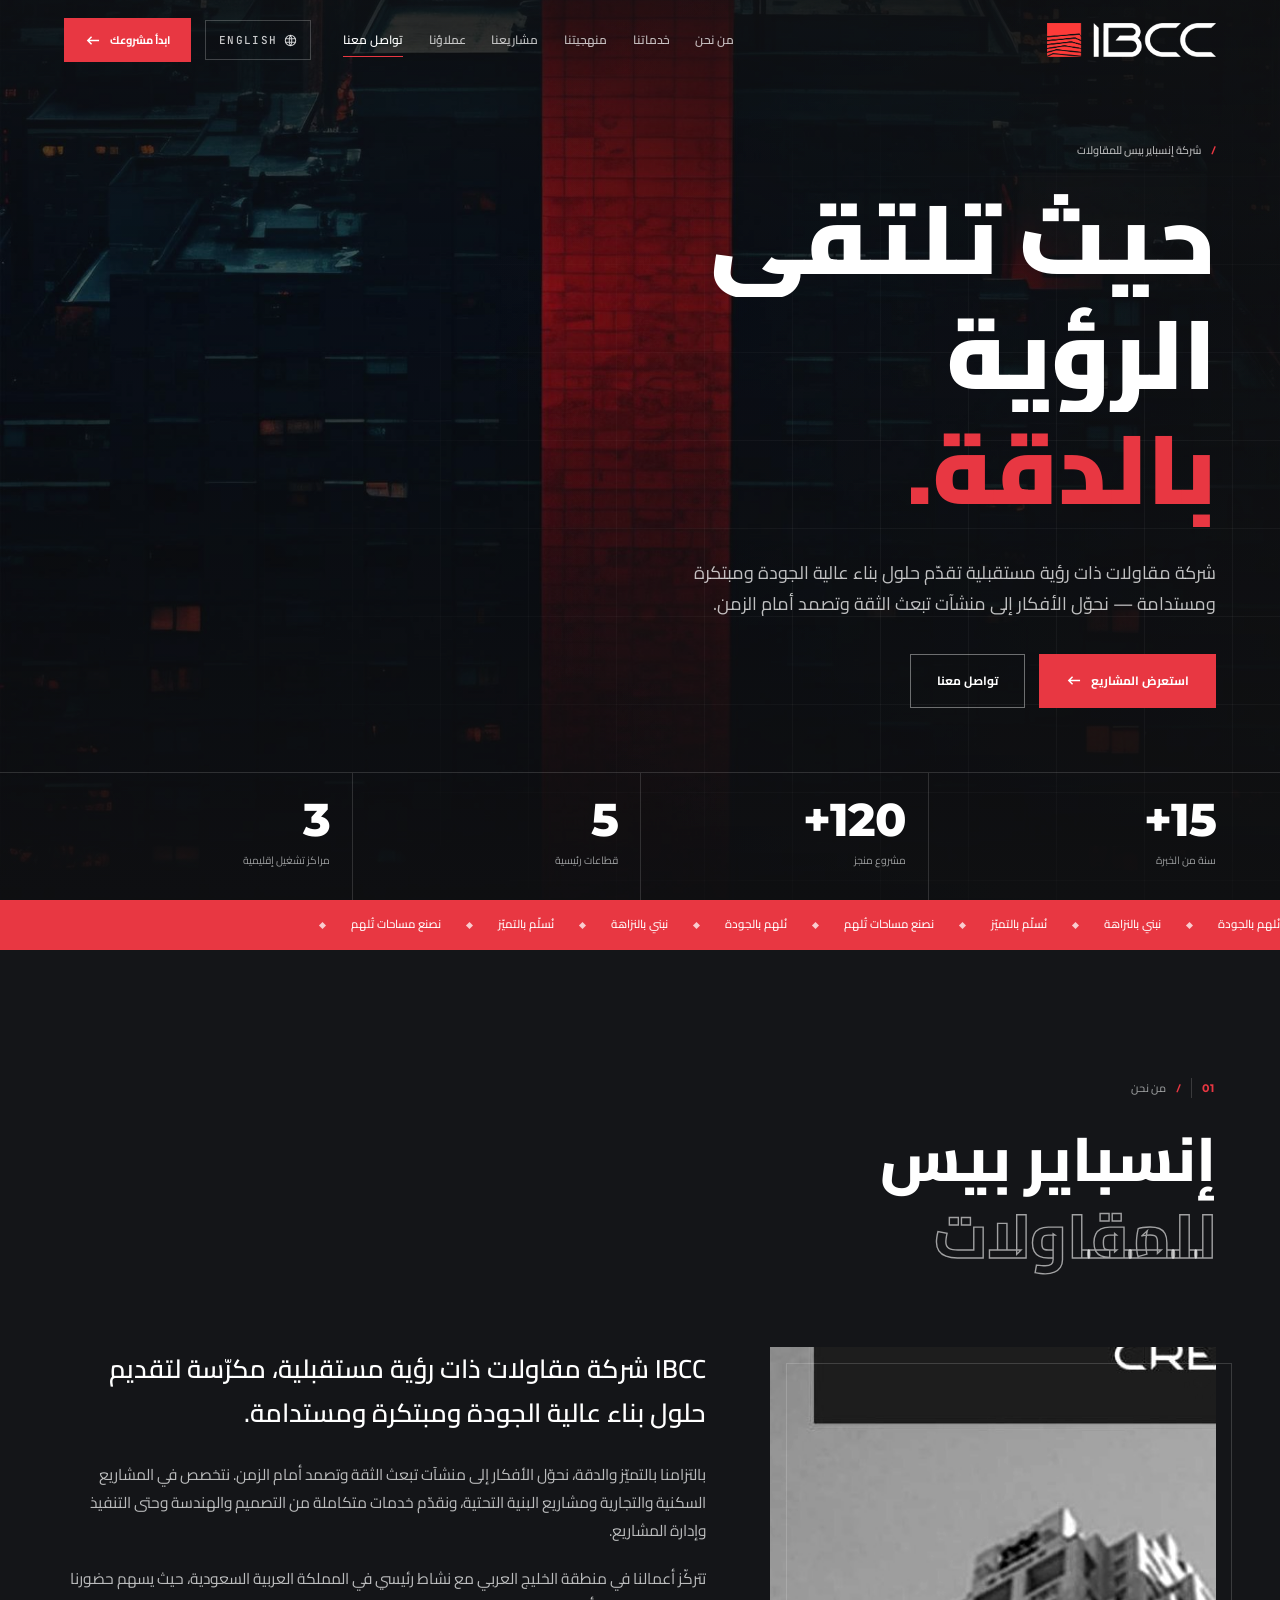
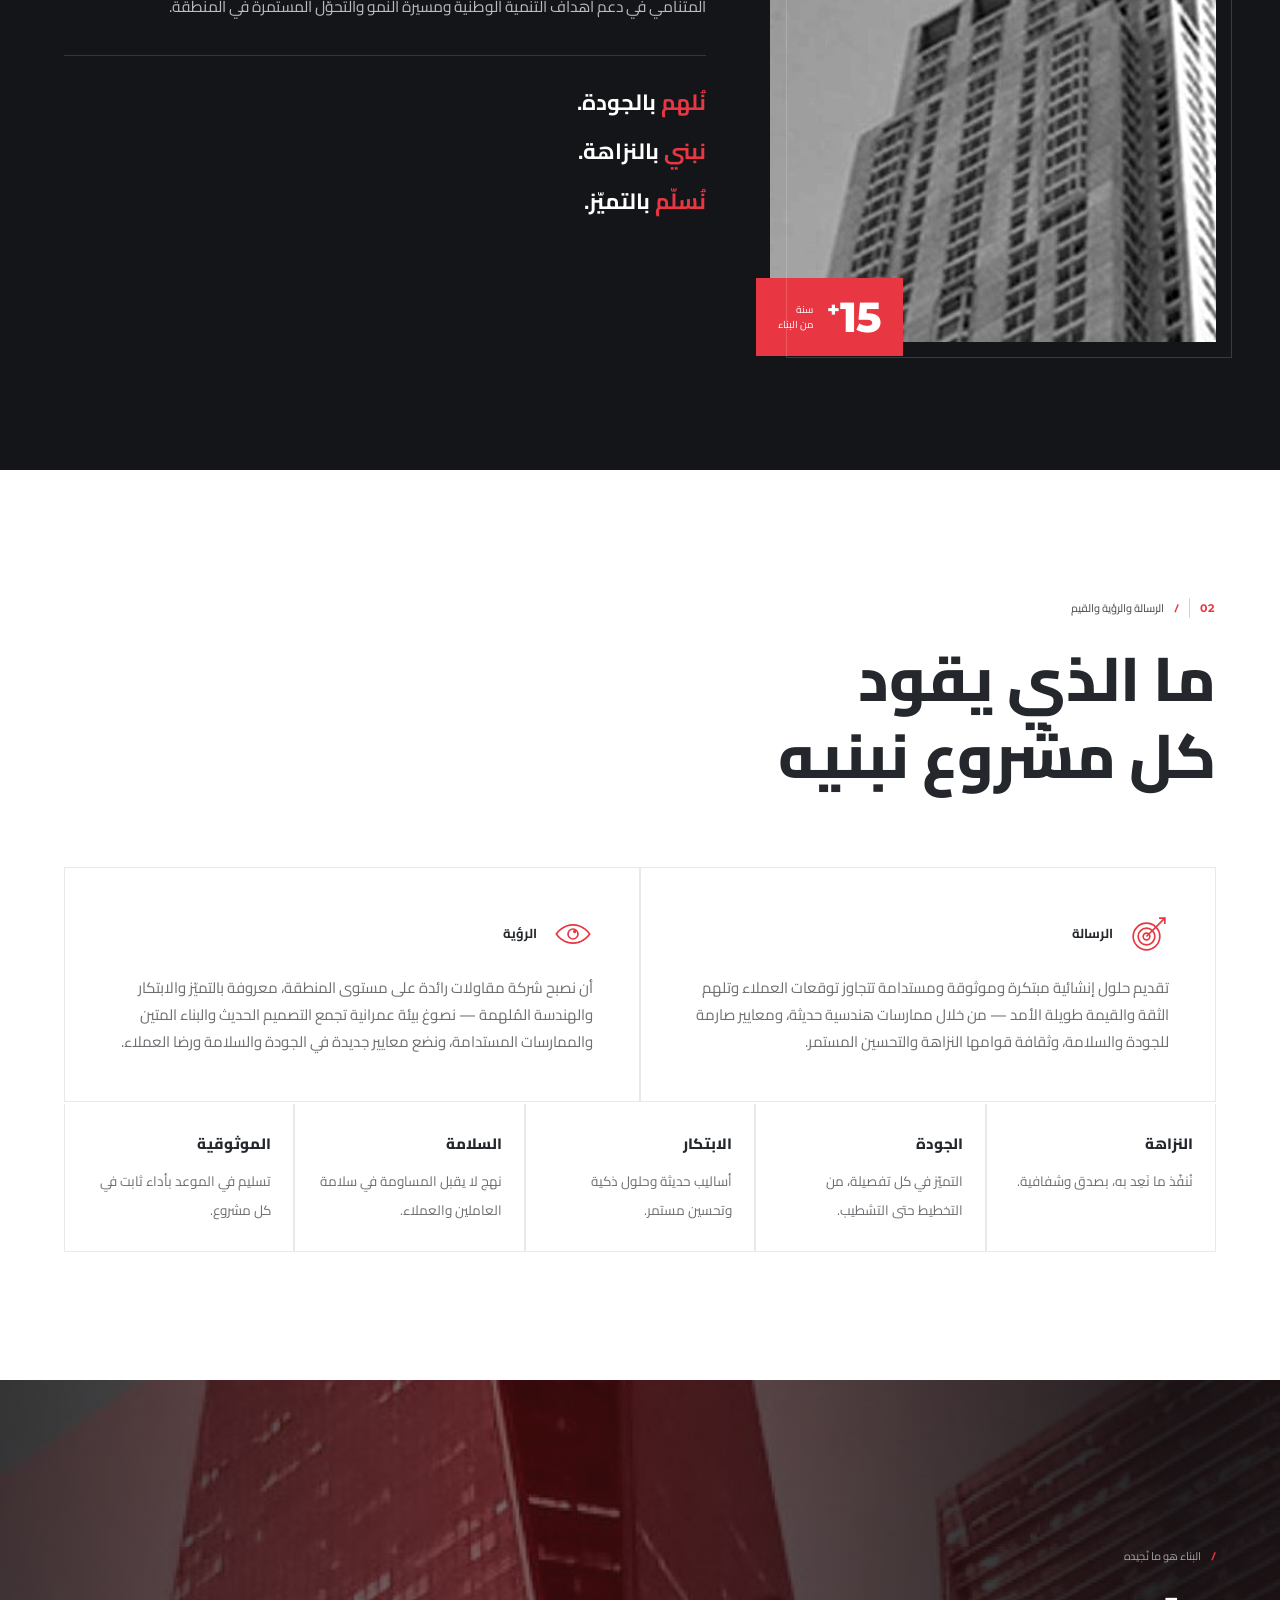
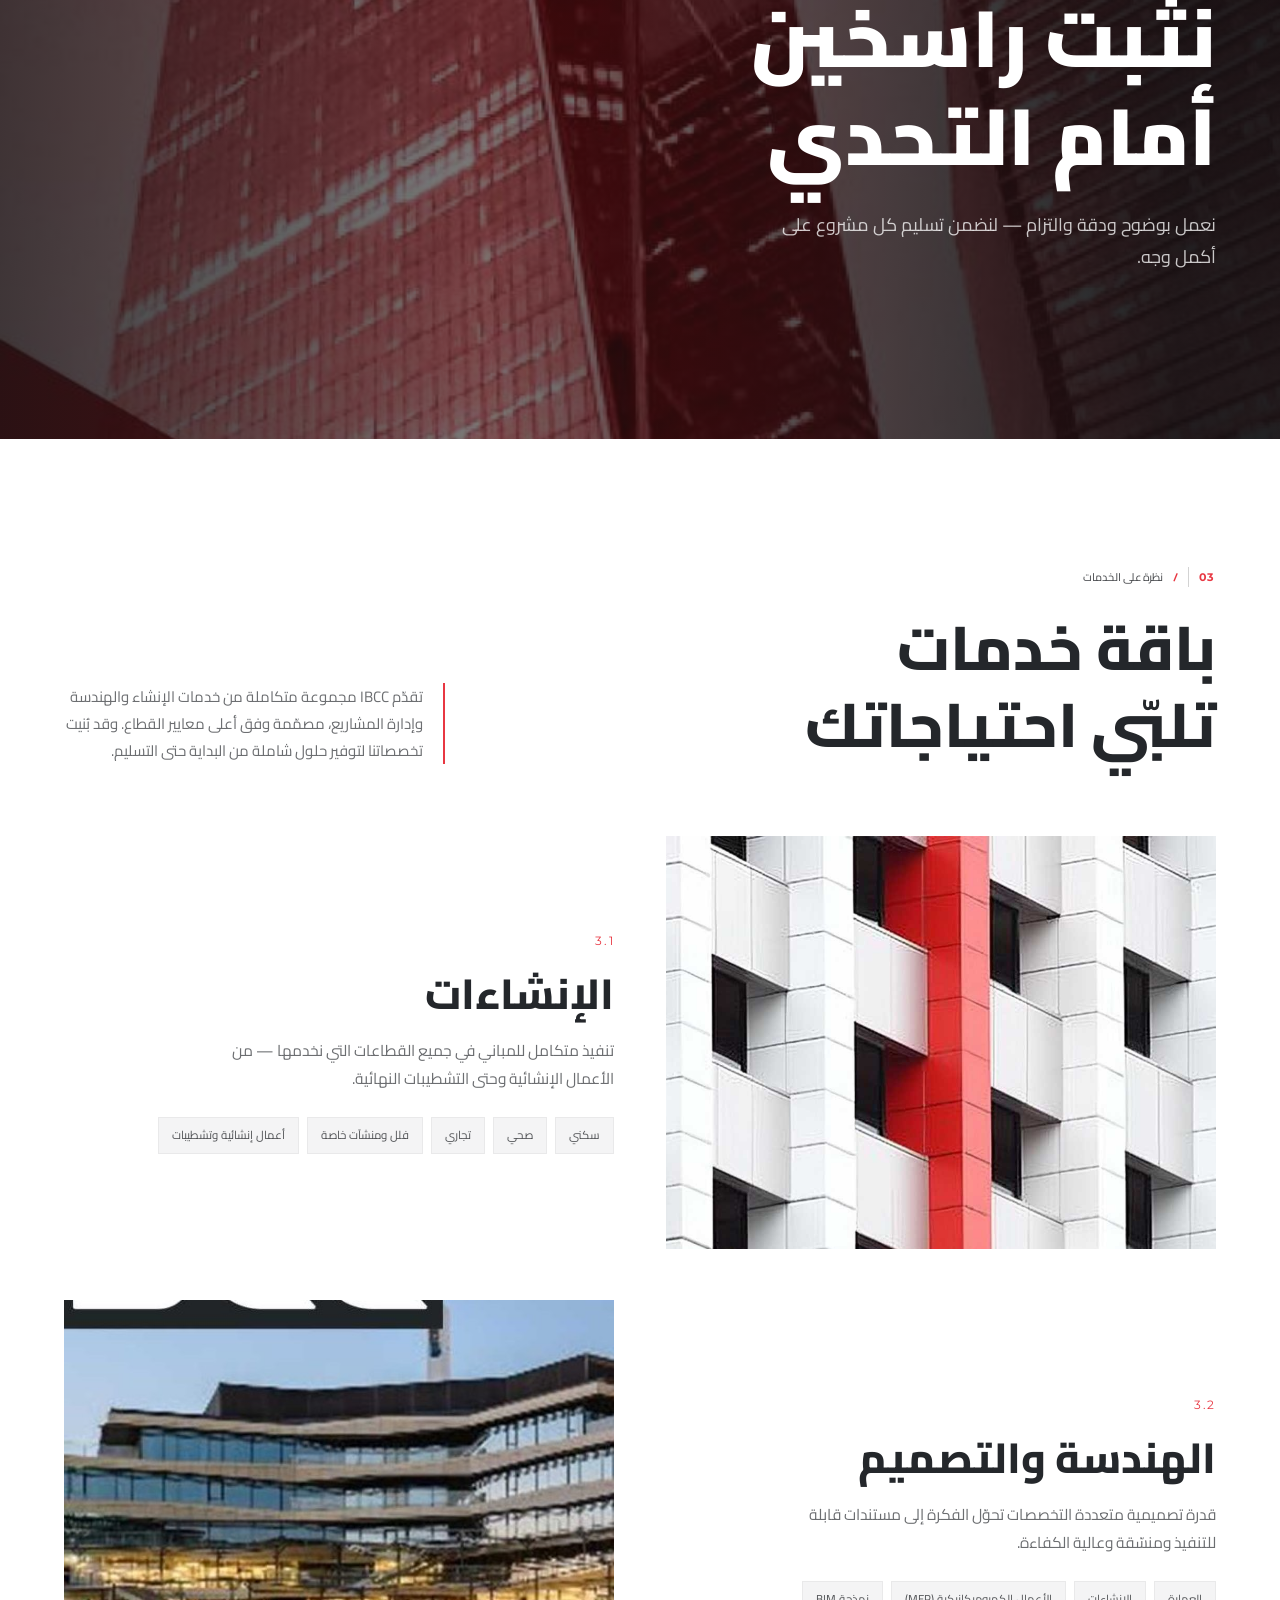
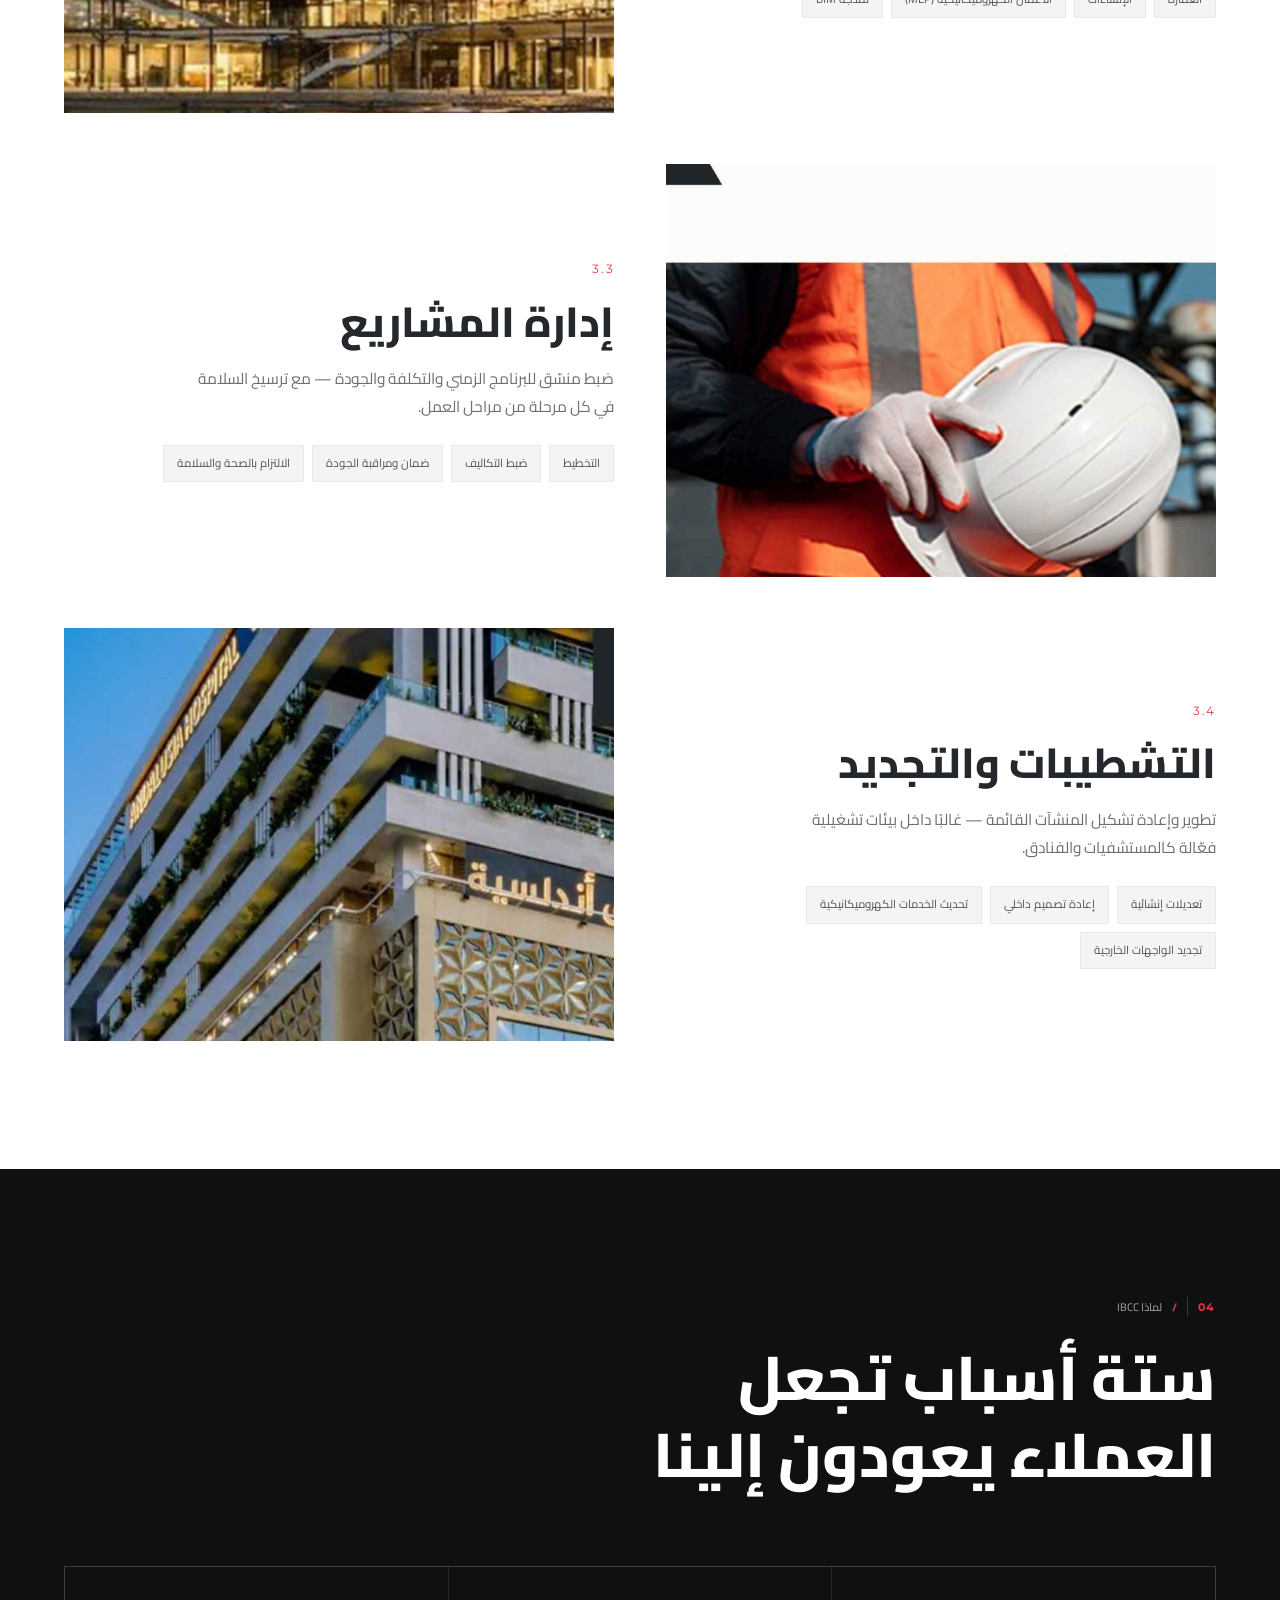
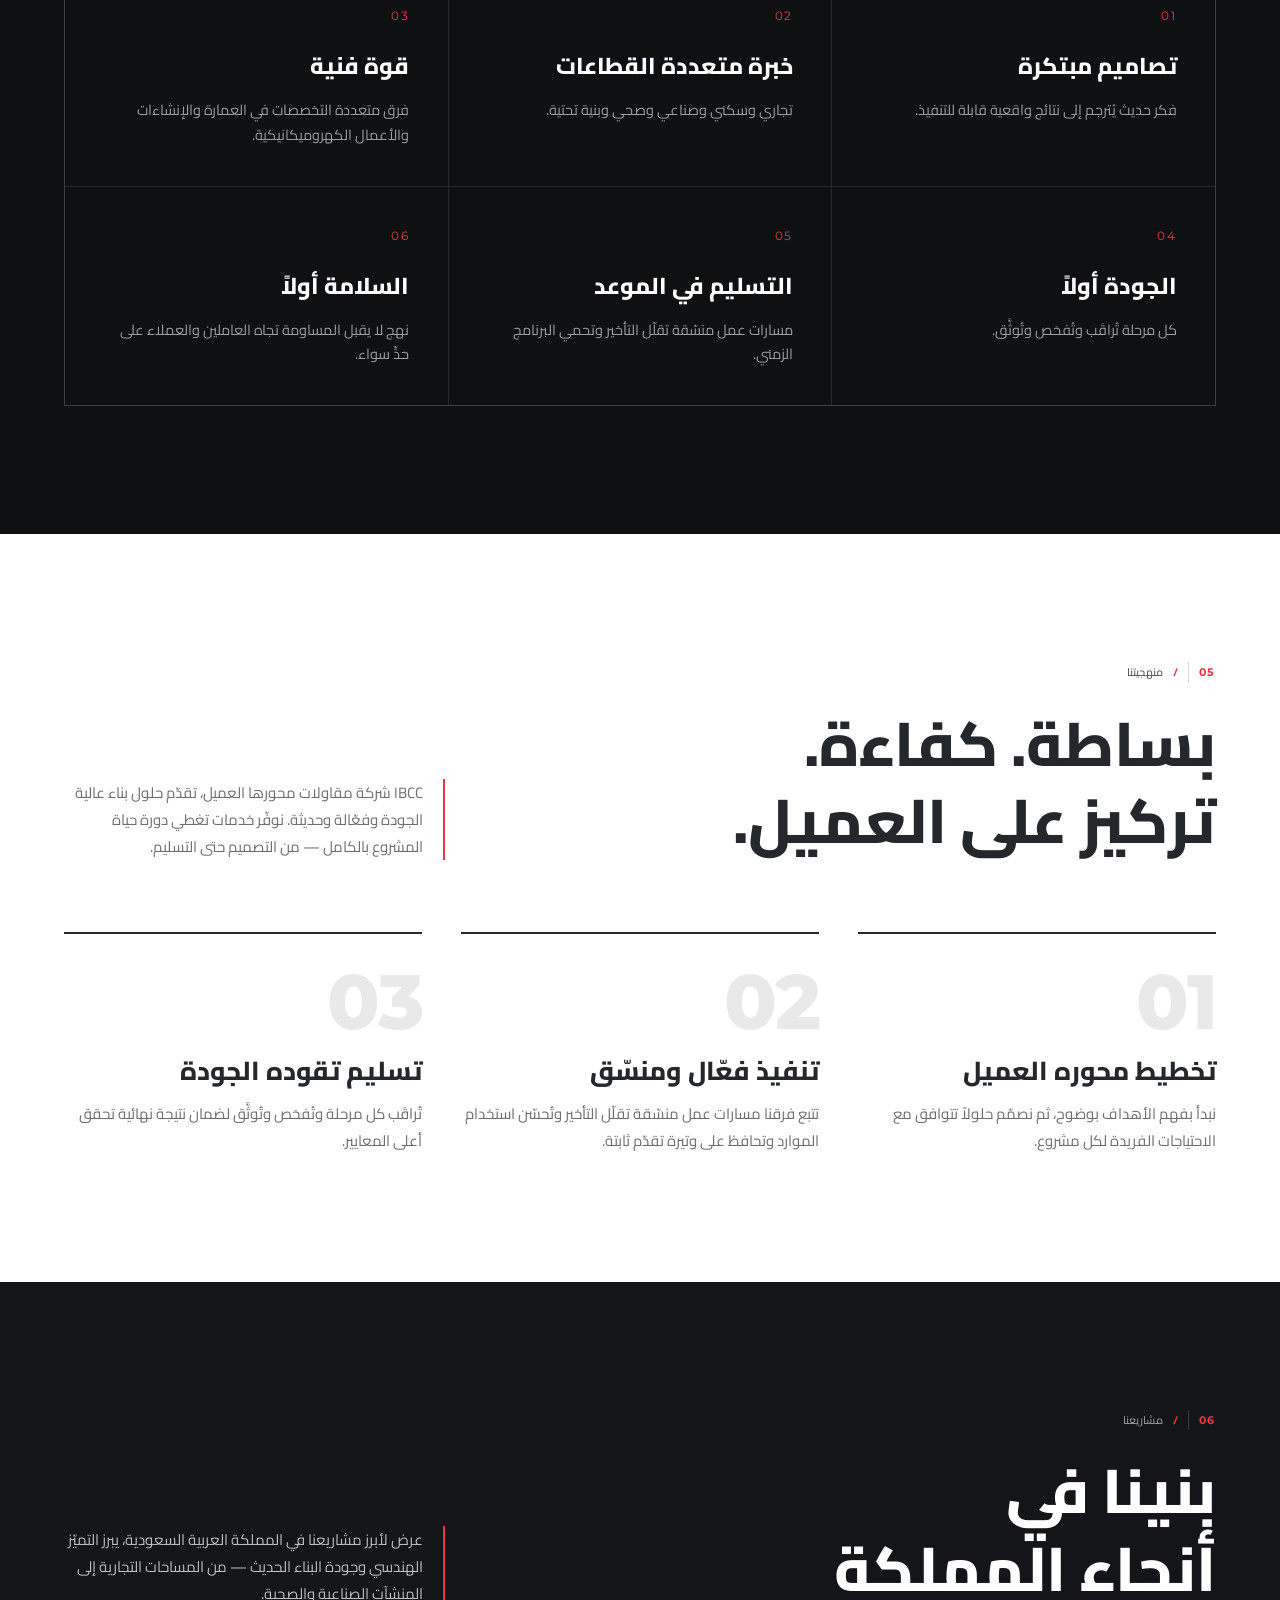
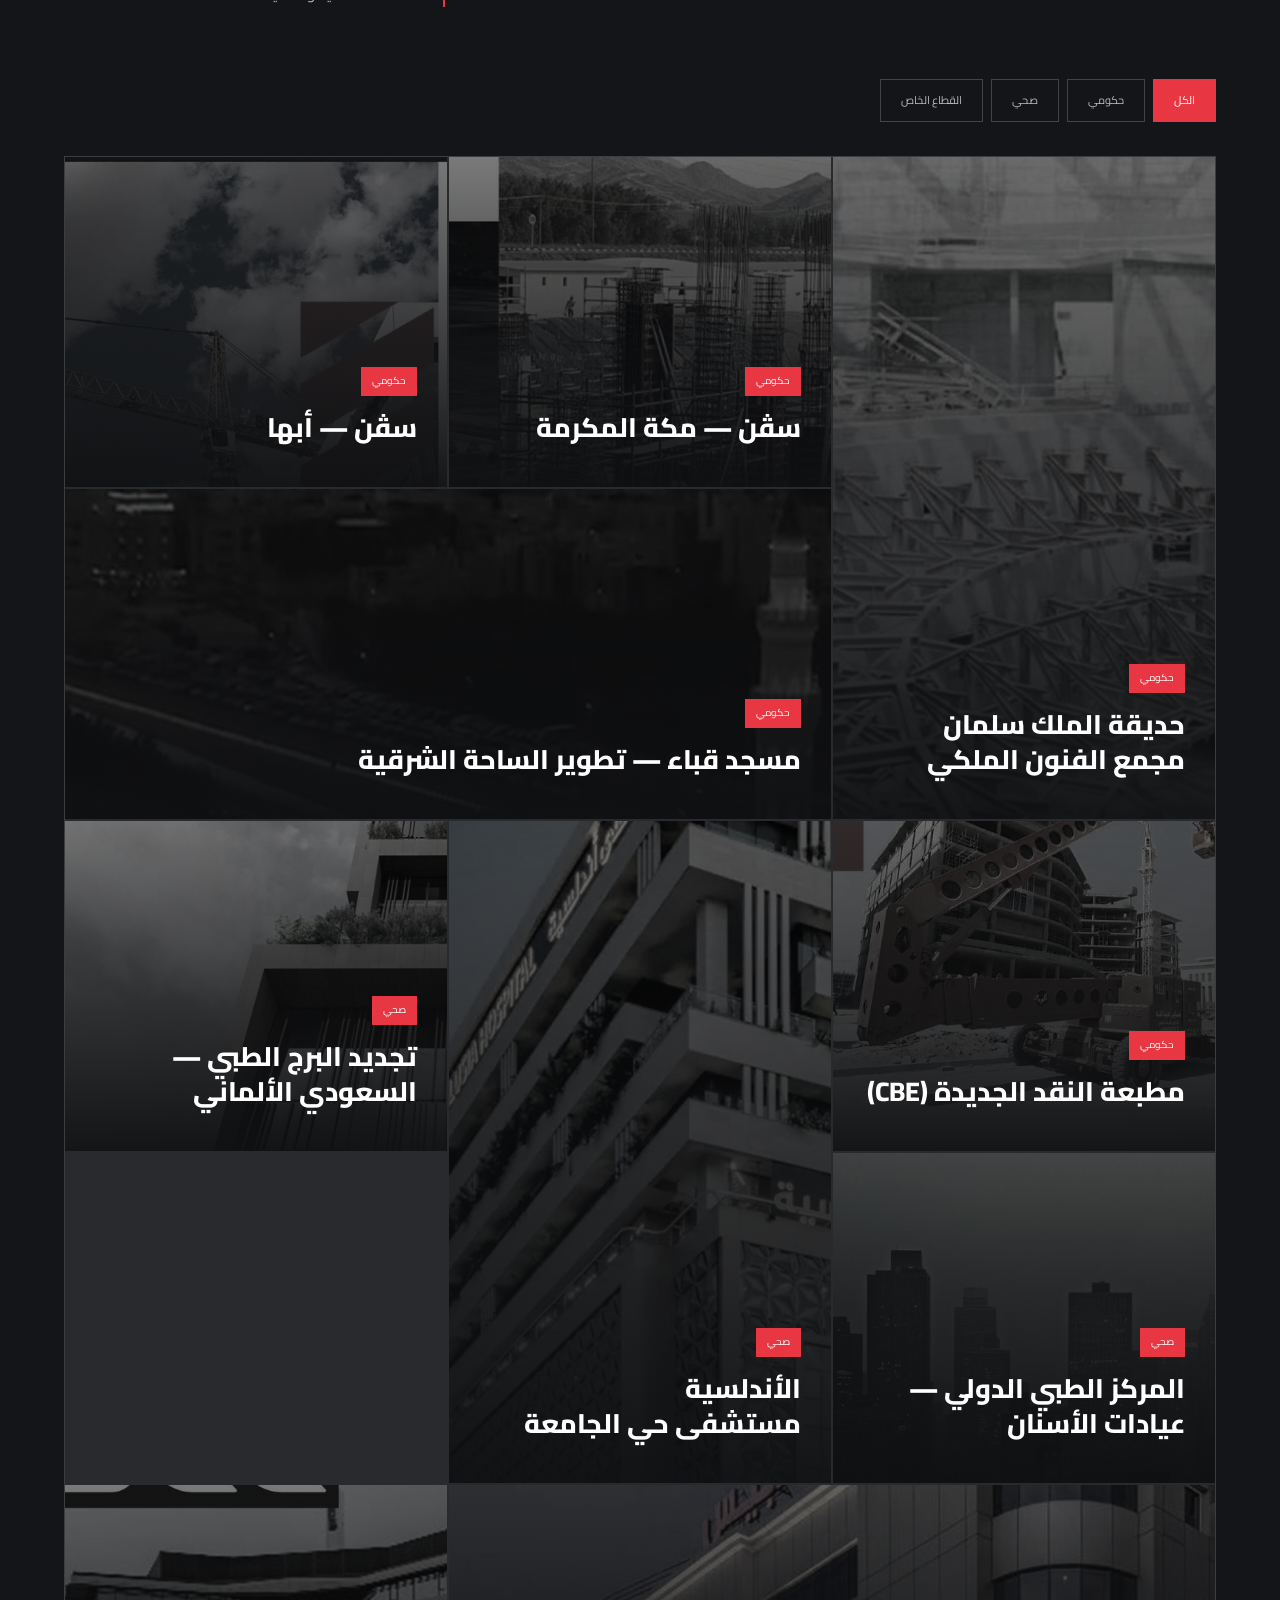
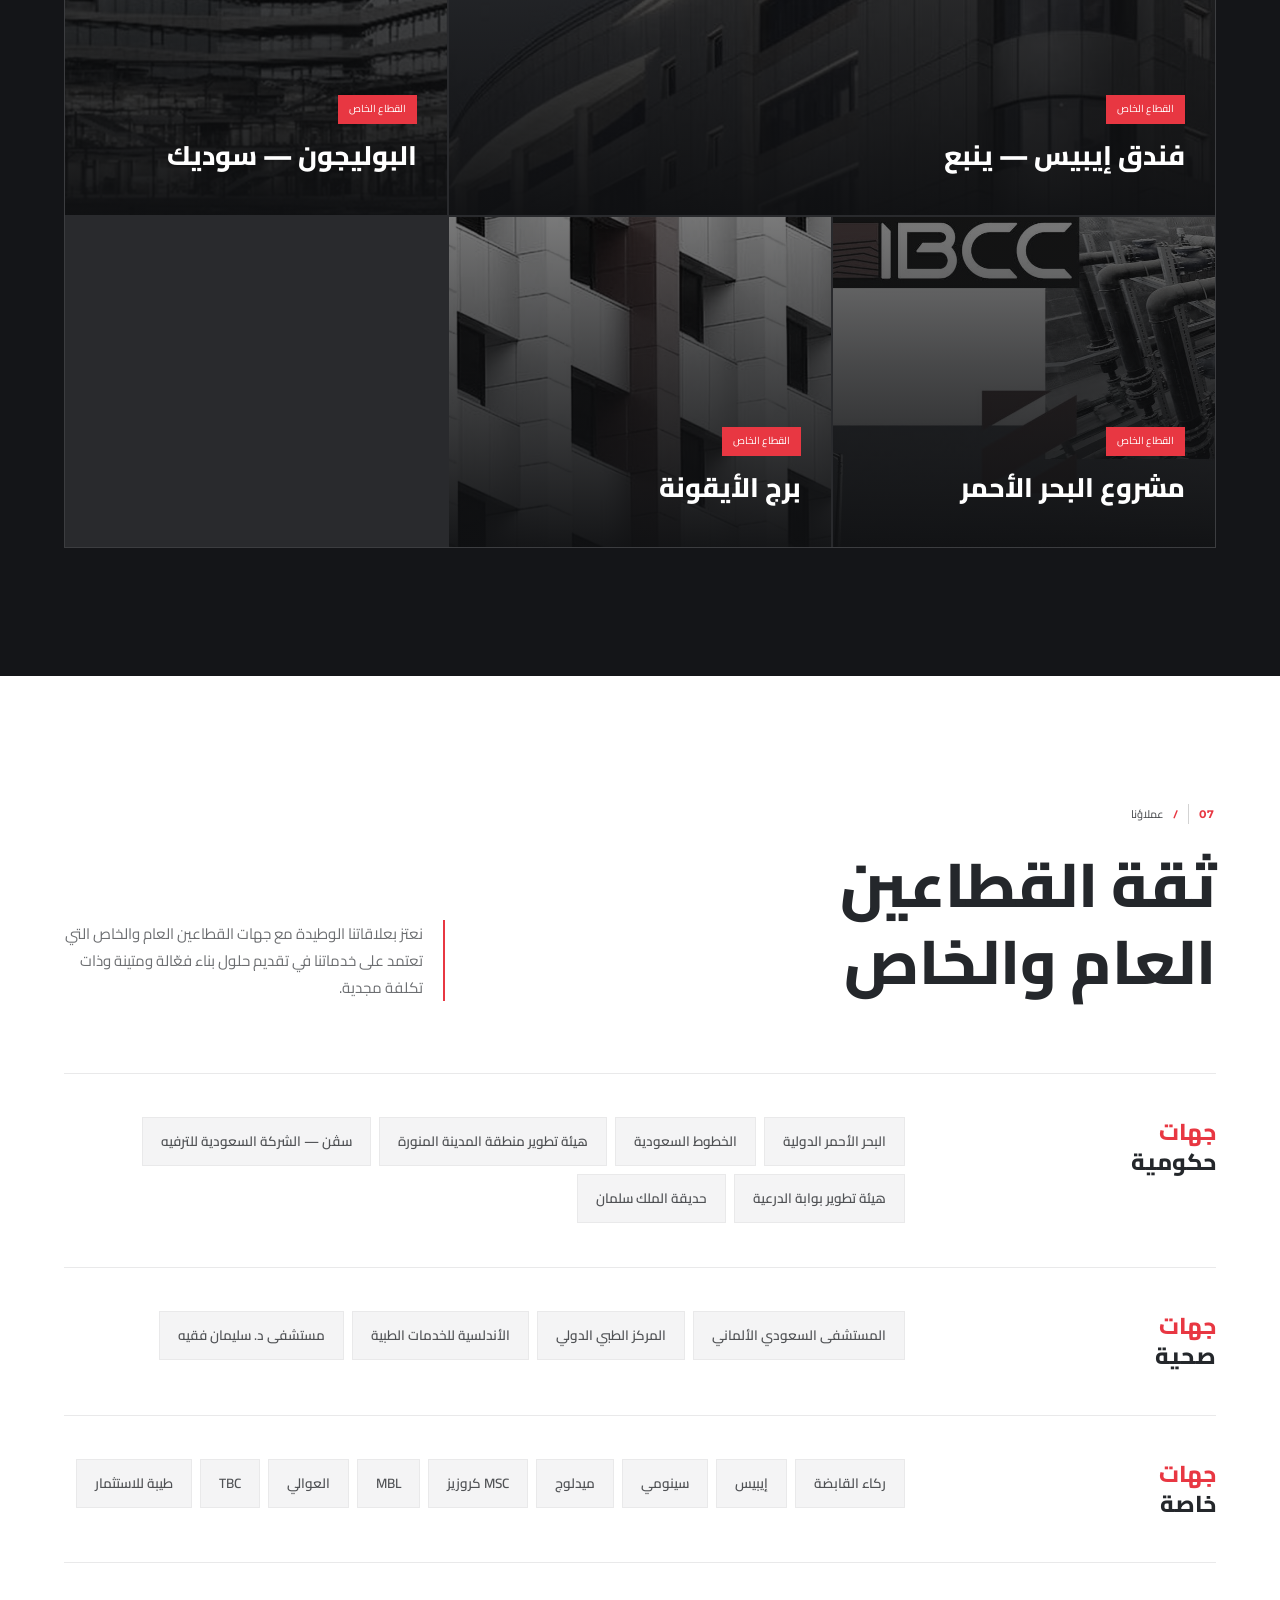
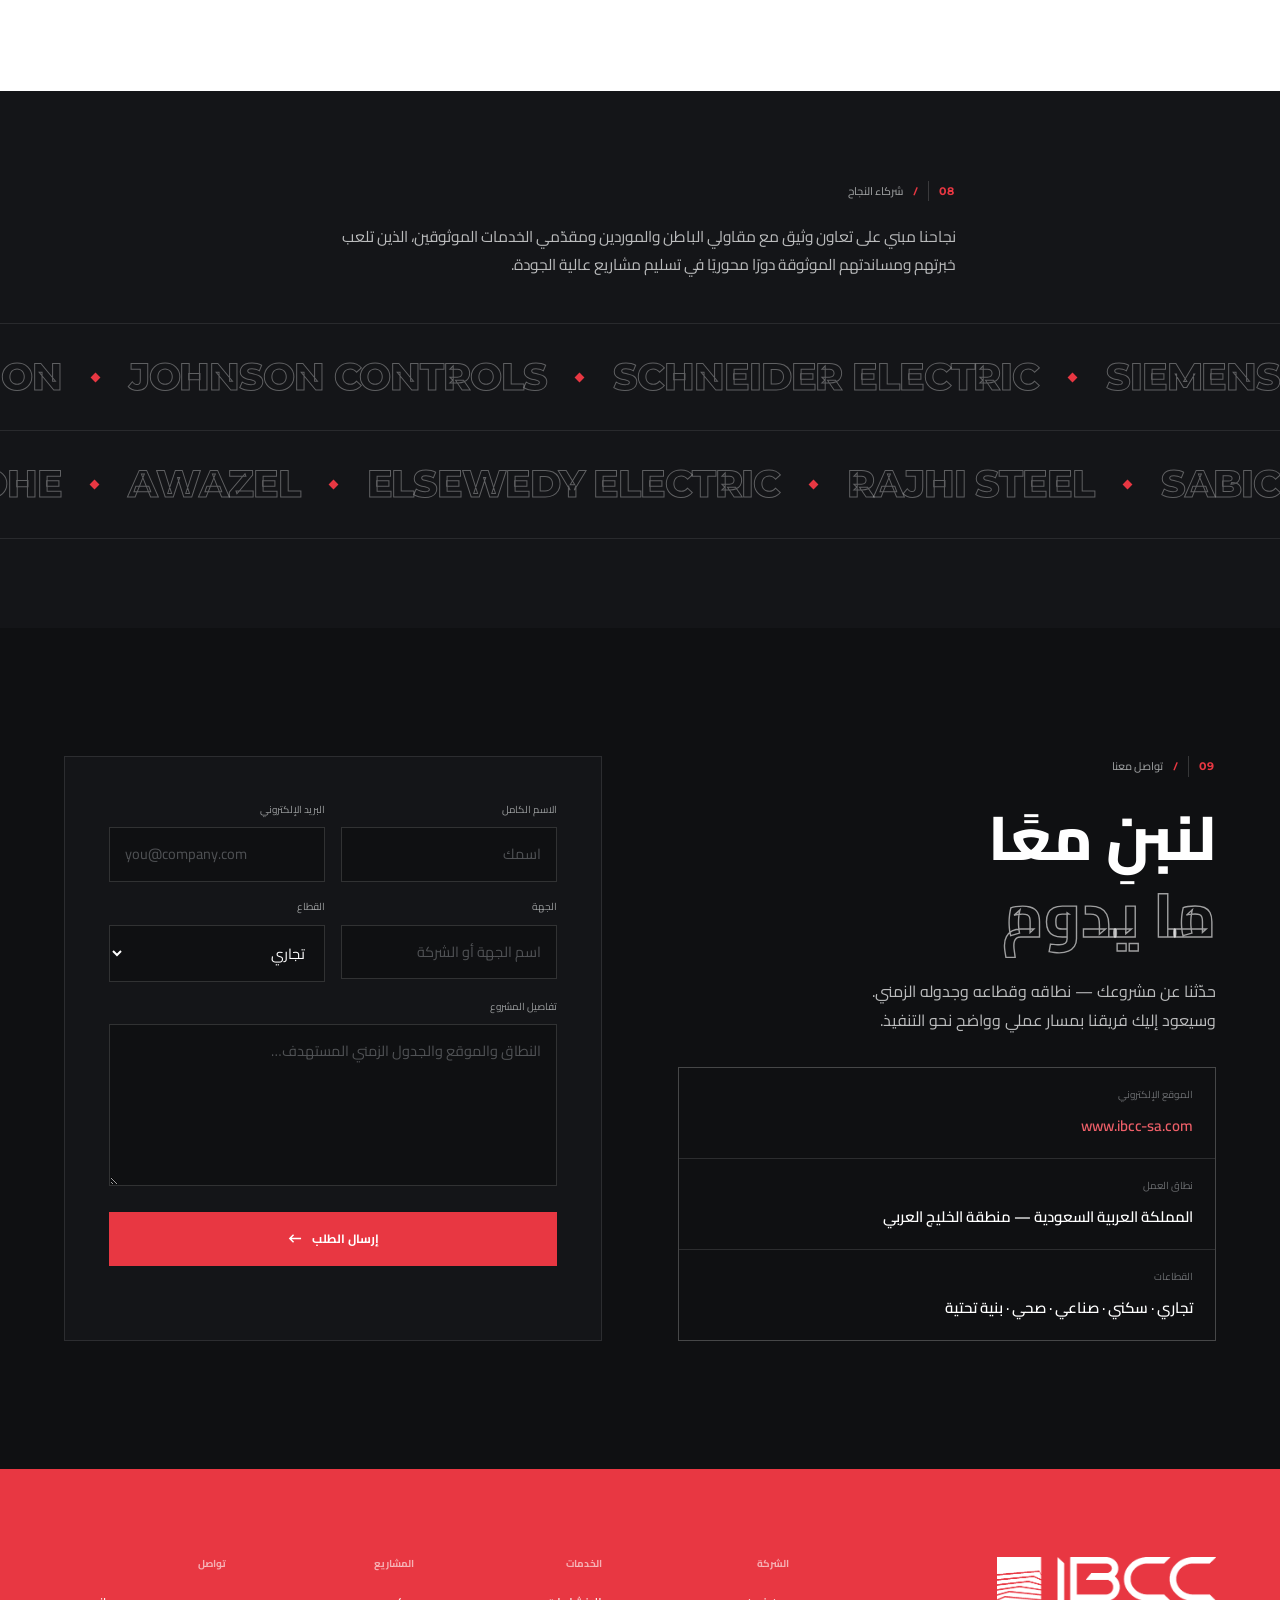
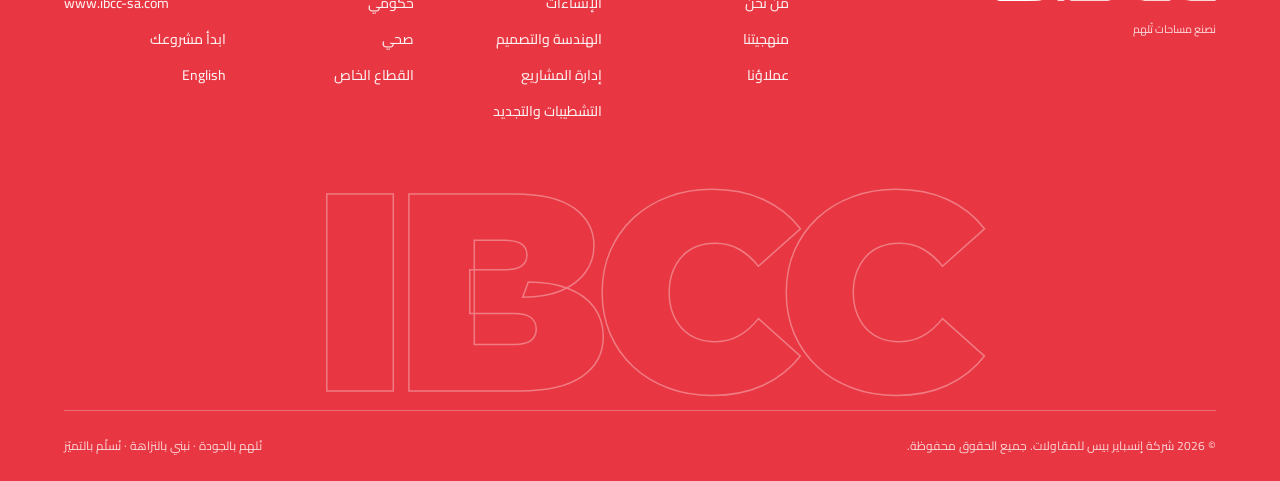
<file: ar/index.html>
<!DOCTYPE html>
<html lang="ar" dir="rtl">
<head>
<meta charset="UTF-8">
<meta name="viewport" content="width=device-width, initial-scale=1.0">
<title>IBCC — شركة إنسباير بيس للمقاولات | نصنع مساحات تُلهم</title>
<meta name="description" content="‏IBCC (شركة إنسباير بيس للمقاولات) شركة سعودية ذات رؤية مستقبلية تقدّم حلول بناء عالية الجودة ومبتكرة ومستدامة في القطاعات التجارية والسكنية والصناعية والصحية والبنية التحتية.">
<link rel="icon" href="../assets/logo-mark.png" type="image/png">
<link rel="alternate" hreflang="ar" href="index.html">
<link rel="alternate" hreflang="en" href="../index.html">
<link rel="preconnect" href="https://fonts.googleapis.com">
<link rel="preconnect" href="https://fonts.gstatic.com" crossorigin>
<link href="https://fonts.googleapis.com/css2?family=Cairo:wght@300;400;500;600;700;800;900&family=Montserrat:wght@400;500;700;800;900&family=JetBrains+Mono:wght@400;500;700&display=swap" rel="stylesheet">
<link rel="stylesheet" href="../css/styles.css?v=3">
</head>
<body>

<!-- ══════════════ PRELOADER ══════════════ -->
<div class="loader" id="loader">
  <div class="loader__inner">
    <img src="../assets/logo-mark.png" alt="" class="loader__mark">
    <div class="loader__bar"><span></span></div>
  </div>
</div>

<!-- ══════════════ HEADER ══════════════ -->
<header class="hdr" id="hdr">
  <div class="hdr__in">
    <a href="#top" class="hdr__logo" aria-label="الصفحة الرئيسية — IBCC">
      <img src="../assets/logo-dark.png" alt="IBCC — شركة إنسباير بيس للمقاولات">
    </a>

    <nav class="nav" id="nav" aria-label="القائمة الرئيسية">
      <div class="nav__head">
        <span class="nav__title">القائمة</span>
        <button class="nav__close" id="navClose" aria-label="إغلاق القائمة">
          <svg viewBox="0 0 16 16" aria-hidden="true"><path d="M3 3l10 10M13 3L3 13" fill="none" stroke="currentColor" stroke-width="1.7"/></svg>
        </button>
      </div>

      <a href="#about"    data-nav>من نحن</a>
      <a href="#services" data-nav>خدماتنا</a>
      <a href="#approach" data-nav>منهجيتنا</a>
      <a href="#projects" data-nav>مشاريعنا</a>
      <a href="#clients"  data-nav>عملاؤنا</a>
      <a href="#contact"  data-nav>تواصل معنا</a>

      <div class="nav__foot">
        <a href="#contact" class="btn btn--sm btn--red">
          <span>ابدأ مشروعك</span>
          <svg viewBox="0 0 16 16" aria-hidden="true"><path d="M1 8h12M9 4l4 4-4 4" fill="none" stroke="currentColor" stroke-width="1.6"/></svg>
        </a>
        <a class="lang" href="../index.html" hreflang="en" lang="en">
          <svg viewBox="0 0 16 16" aria-hidden="true"><circle cx="8" cy="8" r="6.4" fill="none" stroke="currentColor" stroke-width="1.3"/><path d="M8 1.6c2 2 2 10.8 0 12.8M8 1.6c-2 2-2 10.8 0 12.8M1.9 5.8h12.2M1.9 10.2h12.2" fill="none" stroke="currentColor" stroke-width="1.3"/></svg>
          <span lang="en">English</span>
        </a>
      </div>
    </nav>

    <div class="hdr__actions">
      <a class="lang lang--hdr" href="../index.html" hreflang="en" lang="en" aria-label="Switch to English">
        <svg viewBox="0 0 16 16" aria-hidden="true"><circle cx="8" cy="8" r="6.4" fill="none" stroke="currentColor" stroke-width="1.3"/><path d="M8 1.6c2 2 2 10.8 0 12.8M8 1.6c-2 2-2 10.8 0 12.8M1.9 5.8h12.2M1.9 10.2h12.2" fill="none" stroke="currentColor" stroke-width="1.3"/></svg>
        <span lang="en">English</span>
      </a>
      <a href="#contact" class="btn btn--sm btn--red">
        <span>ابدأ مشروعك</span>
        <svg viewBox="0 0 16 16" aria-hidden="true"><path d="M1 8h12M9 4l4 4-4 4" fill="none" stroke="currentColor" stroke-width="1.6"/></svg>
      </a>
      <button class="burger" id="burger" aria-label="القائمة" aria-expanded="false" aria-controls="nav">
        <span></span><span></span><span></span>
      </button>
    </div>
  </div>
  <div class="hdr__progress" id="progress"></div>
</header>

<div class="scrim" id="scrim" aria-hidden="true"></div>

<main id="top">

<!-- ══════════════ HERO ══════════════ -->
<section class="hero">
  <div class="hero__bg">
    <img src="../assets/hero.jpg" alt="" aria-hidden="true">
  </div>
  <div class="hero__grid" aria-hidden="true"></div>

  <div class="hero__in">
    <p class="eyebrow eyebrow--light hero__eyebrow">
      <span class="slash">/</span> شركة إنسباير بيس للمقاولات
    </p>

    <h1 class="hero__title">
      <span class="line"><span>حيث تلتقي</span></span>
      <span class="line"><span>الرؤية</span></span>
      <span class="line"><span class="accent">بالدقة.</span></span>
    </h1>

    <p class="hero__sub">
      شركة مقاولات ذات رؤية مستقبلية تقدّم حلول بناء عالية الجودة ومبتكرة ومستدامة —
      نحوّل الأفكار إلى منشآت تبعث الثقة وتصمد أمام الزمن.
    </p>

    <div class="hero__cta">
      <a href="#projects" class="btn btn--red">
        <span>استعرض المشاريع</span>
        <svg viewBox="0 0 16 16" aria-hidden="true"><path d="M1 8h12M9 4l4 4-4 4" fill="none" stroke="currentColor" stroke-width="1.6"/></svg>
      </a>
      <a href="#contact" class="btn btn--ghost"><span>تواصل معنا</span></a>
    </div>
  </div>

  <ul class="hero__stats">
    <li><b data-count="15" data-suffix="+">0</b><span>سنة من الخبرة</span></li>
    <li><b data-count="120" data-suffix="+">0</b><span>مشروع منجز</span></li>
    <li><b data-count="5">0</b><span>قطاعات رئيسية</span></li>
    <li><b data-count="3">0</b><span>مراكز تشغيل إقليمية</span></li>
  </ul>
</section>

<!-- ══════════════ TICKER ══════════════ -->
<div class="ticker" aria-hidden="true">
  <div class="ticker__track">
    <span>نُلهم بالجودة<i></i>نبني بالنزاهة<i></i>نُسلّم بالتميّز<i></i>نصنع مساحات تُلهم<i></i></span>
    <span>نُلهم بالجودة<i></i>نبني بالنزاهة<i></i>نُسلّم بالتميّز<i></i>نصنع مساحات تُلهم<i></i></span>
  </div>
</div>

<!-- ══════════════ ABOUT ══════════════ -->
<section class="sec sec--dark about" id="about">
  <div class="wrap">
    <div class="sec__head reveal">
      <p class="eyebrow eyebrow--light"><span class="idx">01</span><span class="slash">/</span> من نحن</p>
      <h2 class="h2 h2--light">إنسباير بيس<br><span class="outline">للمقاولات</span></h2>
    </div>

    <div class="about__grid">
      <div class="about__media reveal">
        <img src="../assets/bwtower.jpg" alt="برج سكني نفّذته IBCC">
        <div class="about__badge">
          <b>15<sup>+</sup></b>
          <span>سنة<br>من البناء</span>
        </div>
      </div>

      <div class="about__body reveal">
        <p class="lead">
          ‏IBCC شركة مقاولات ذات رؤية مستقبلية، مكرّسة لتقديم حلول بناء عالية الجودة
          ومبتكرة ومستدامة.
        </p>
        <p>
          بالتزامنا بالتميّز والدقة، نحوّل الأفكار إلى منشآت تبعث الثقة وتصمد أمام الزمن.
          نتخصص في المشاريع السكنية والتجارية ومشاريع البنية التحتية، ونقدّم خدمات متكاملة
          من التصميم والهندسة وحتى التنفيذ وإدارة المشاريع.
        </p>
        <p>
          تتركّز أعمالنا في منطقة الخليج العربي مع نشاط رئيسي في المملكة العربية السعودية،
          حيث يسهم حضورنا المتنامي في دعم أهداف التنمية الوطنية ومسيرة النمو والتحوّل
          المستمرة في المنطقة.
        </p>

        <ul class="motto">
          <li><em>نُلهم</em> بالجودة.</li>
          <li><em>نبني</em> بالنزاهة.</li>
          <li><em>نُسلّم</em> بالتميّز.</li>
        </ul>
      </div>
    </div>
  </div>
</section>

<!-- ══════════════ MISSION / VISION / VALUES ══════════════ -->
<section class="sec sec--paper mvv">
  <div class="wrap">
    <div class="sec__head reveal">
      <p class="eyebrow"><span class="idx">02</span><span class="slash">/</span> الرسالة والرؤية والقيم</p>
      <h2 class="h2">ما الذي يقود<br>كل مشروع نبنيه</h2>
    </div>

    <div class="mvv__grid">
      <article class="mv reveal">
        <div class="mv__top">
          <svg class="mv__icon" viewBox="0 0 48 48" aria-hidden="true">
            <circle cx="21" cy="27" r="16" fill="none" stroke="currentColor" stroke-width="2"/>
            <circle cx="21" cy="27" r="10" fill="none" stroke="currentColor" stroke-width="2"/>
            <circle cx="21" cy="27" r="4"  fill="none" stroke="currentColor" stroke-width="2"/>
            <path d="M21 27 L43 5" stroke="currentColor" stroke-width="2" fill="none"/>
            <path d="M36 5h7v7" stroke="currentColor" stroke-width="2" fill="none"/>
          </svg>
          <h3>الرسالة</h3>
        </div>
        <p>
          تقديم حلول إنشائية مبتكرة وموثوقة ومستدامة تتجاوز توقعات العملاء وتلهم الثقة
          والقيمة طويلة الأمد — من خلال ممارسات هندسية حديثة، ومعايير صارمة للجودة
          والسلامة، وثقافة قوامها النزاهة والتحسين المستمر.
        </p>
      </article>

      <article class="mv reveal">
        <div class="mv__top">
          <svg class="mv__icon" viewBox="0 0 48 48" aria-hidden="true">
            <path d="M4 24s7-11 20-11 20 11 20 11-7 11-20 11S4 24 4 24Z" fill="none" stroke="currentColor" stroke-width="2"/>
            <circle cx="24" cy="24" r="6" fill="none" stroke="currentColor" stroke-width="2"/>
            <circle cx="26" cy="21" r="2" fill="currentColor"/>
          </svg>
          <h3>الرؤية</h3>
        </div>
        <p>
          أن نصبح شركة مقاولات رائدة على مستوى المنطقة، معروفة بالتميّز والابتكار والهندسة
          المُلهمة — نصوغ بيئة عمرانية تجمع التصميم الحديث والبناء المتين والممارسات
          المستدامة، ونضع معايير جديدة في الجودة والسلامة ورضا العملاء.
        </p>
      </article>
    </div>

    <ul class="values">
      <li class="reveal"><b>النزاهة</b><span>نُنفّذ ما نَعِد به، بصدق وشفافية.</span></li>
      <li class="reveal"><b>الجودة</b><span>التميّز في كل تفصيلة، من التخطيط حتى التشطيب.</span></li>
      <li class="reveal"><b>الابتكار</b><span>أساليب حديثة وحلول ذكية وتحسين مستمر.</span></li>
      <li class="reveal"><b>السلامة</b><span>نهج لا يقبل المساومة في سلامة العاملين والعملاء.</span></li>
      <li class="reveal"><b>الموثوقية</b><span>تسليم في الموعد بأداء ثابت في كل مشروع.</span></li>
    </ul>
  </div>
</section>

<!-- ══════════════ STATEMENT BAND ══════════════ -->
<section class="band">
  <div class="band__bg"><img src="../assets/towers.jpg" alt="" aria-hidden="true"></div>
  <div class="wrap band__in reveal">
    <p class="eyebrow eyebrow--light"><span class="slash">/</span> البناء هو ما نُجيده</p>
    <h2 class="band__title">نثبت راسخين<br>أمام التحدي</h2>
    <p class="band__sub">
      نعمل بوضوح ودقة والتزام — لنضمن تسليم كل مشروع على أكمل وجه.
    </p>
  </div>
</section>

<!-- ══════════════ SERVICES ══════════════ -->
<section class="sec sec--paper services" id="services">
  <div class="wrap">
    <div class="sec__head sec__head--split reveal">
      <div>
        <p class="eyebrow"><span class="idx">03</span><span class="slash">/</span> نظرة على الخدمات</p>
        <h2 class="h2">باقة خدمات<br>تلبّي احتياجاتك</h2>
      </div>
      <p class="sec__note">
        تقدّم IBCC مجموعة متكاملة من خدمات الإنشاء والهندسة وإدارة المشاريع، مصمّمة وفق أعلى
        معايير القطاع. وقد بُنيت تخصصاتنا لتوفير حلول شاملة من البداية حتى التسليم.
      </p>
    </div>

    <div class="svc">
      <article class="svc__row reveal">
        <div class="svc__media"><img src="../assets/facade.jpg" alt="الإنشاءات السكنية والتجارية"></div>
        <div class="svc__body">
          <span class="svc__no">3.1</span>
          <h3>الإنشاءات</h3>
          <p>تنفيذ متكامل للمباني في جميع القطاعات التي نخدمها — من الأعمال الإنشائية
             وحتى التشطيبات النهائية.</p>
          <ul class="ticks">
            <li>سكني</li><li>صحي</li><li>تجاري</li>
            <li>فلل ومنشآت خاصة</li><li>أعمال إنشائية وتشطيبات</li>
          </ul>
        </div>
      </article>

      <article class="svc__row svc__row--flip reveal">
        <div class="svc__media"><img src="../assets/pr-polygon.jpg" alt="الهندسة والتصميم"></div>
        <div class="svc__body">
          <span class="svc__no">3.2</span>
          <h3>الهندسة والتصميم</h3>
          <p>قدرة تصميمية متعددة التخصصات تحوّل الفكرة إلى مستندات قابلة للتنفيذ ومنسّقة
             وعالية الكفاءة.</p>
          <ul class="ticks">
            <li>العمارة</li><li>الإنشاءات</li><li>الأعمال الكهروميكانيكية (MEP)</li><li>نمذجة BIM</li>
          </ul>
        </div>
      </article>

      <article class="svc__row reveal">
        <div class="svc__media"><img src="../assets/worker.jpg" alt="إدارة المشاريع والإشراف على الموقع"></div>
        <div class="svc__body">
          <span class="svc__no">3.3</span>
          <h3>إدارة المشاريع</h3>
          <p>ضبط منسّق للبرنامج الزمني والتكلفة والجودة — مع ترسيخ السلامة في كل مرحلة
             من مراحل العمل.</p>
          <ul class="ticks">
            <li>التخطيط</li><li>ضبط التكاليف</li><li>ضمان ومراقبة الجودة</li><li>الالتزام بالصحة والسلامة</li>
          </ul>
        </div>
      </article>

      <article class="svc__row svc__row--flip reveal">
        <div class="svc__media"><img src="../assets/pr-andalusia.jpg" alt="التشطيبات والتجديد"></div>
        <div class="svc__body">
          <span class="svc__no">3.4</span>
          <h3>التشطيبات والتجديد</h3>
          <p>تطوير وإعادة تشكيل المنشآت القائمة — غالبًا داخل بيئات تشغيلية فعّالة
             كالمستشفيات والفنادق.</p>
          <ul class="ticks">
            <li>تعديلات إنشائية</li><li>إعادة تصميم داخلي</li>
            <li>تحديث الخدمات الكهروميكانيكية</li><li>تجديد الواجهات الخارجية</li>
          </ul>
        </div>
      </article>
    </div>
  </div>
</section>

<!-- ══════════════ WHY IBCC ══════════════ -->
<section class="sec sec--ink why">
  <div class="wrap">
    <div class="sec__head reveal">
      <p class="eyebrow eyebrow--light"><span class="idx">04</span><span class="slash">/</span> لماذا IBCC</p>
      <h2 class="h2 h2--light">ستة أسباب تجعل<br>العملاء يعودون إلينا</h2>
    </div>

    <ul class="why__list">
      <li class="reveal"><span class="why__n">01</span><b>تصاميم مبتكرة</b><p>فكر حديث يُترجم إلى نتائج واقعية قابلة للتنفيذ.</p></li>
      <li class="reveal"><span class="why__n">02</span><b>خبرة متعددة القطاعات</b><p>تجاري وسكني وصناعي وصحي وبنية تحتية.</p></li>
      <li class="reveal"><span class="why__n">03</span><b>قوة فنية</b><p>فرق متعددة التخصصات في العمارة والإنشاءات والأعمال الكهروميكانيكية.</p></li>
      <li class="reveal"><span class="why__n">04</span><b>الجودة أولاً</b><p>كل مرحلة تُراقَب وتُفحَص وتُوثَّق.</p></li>
      <li class="reveal"><span class="why__n">05</span><b>التسليم في الموعد</b><p>مسارات عمل منسّقة تقلّل التأخير وتحمي البرنامج الزمني.</p></li>
      <li class="reveal"><span class="why__n">06</span><b>السلامة أولاً</b><p>نهج لا يقبل المساومة تجاه العاملين والعملاء على حدٍّ سواء.</p></li>
    </ul>
  </div>
</section>

<!-- ══════════════ APPROACH ══════════════ -->
<section class="sec sec--paper approach" id="approach">
  <div class="wrap">
    <div class="sec__head sec__head--split reveal">
      <div>
        <p class="eyebrow"><span class="idx">05</span><span class="slash">/</span> منهجيتنا</p>
        <h2 class="h2">بساطة. كفاءة.<br>تركيز على العميل.</h2>
      </div>
      <p class="sec__note">
        ‏IBCC شركة مقاولات محورها العميل، تقدّم حلول بناء عالية الجودة وفعّالة وحديثة.
        نوفّر خدمات تغطي دورة حياة المشروع بالكامل — من التصميم حتى التسليم.
      </p>
    </div>

    <ol class="steps">
      <li class="reveal">
        <span class="steps__n">01</span>
        <h3>تخطيط محوره العميل</h3>
        <p>نبدأ بفهم الأهداف بوضوح، ثم نصمّم حلولاً تتوافق مع الاحتياجات الفريدة
           لكل مشروع.</p>
      </li>
      <li class="reveal">
        <span class="steps__n">02</span>
        <h3>تنفيذ فعّال ومنسّق</h3>
        <p>تتبع فرقنا مسارات عمل منسّقة تقلّل التأخير وتُحسّن استخدام الموارد وتحافظ
           على وتيرة تقدّم ثابتة.</p>
      </li>
      <li class="reveal">
        <span class="steps__n">03</span>
        <h3>تسليم تقوده الجودة</h3>
        <p>تُراقَب كل مرحلة وتُفحَص وتُوثَّق لضمان نتيجة نهائية تحقق أعلى المعايير.</p>
      </li>
    </ol>
  </div>
</section>

<!-- ══════════════ PROJECTS ══════════════ -->
<section class="sec sec--dark projects" id="projects">
  <div class="wrap">
    <div class="sec__head sec__head--split reveal">
      <div>
        <p class="eyebrow eyebrow--light"><span class="idx">06</span><span class="slash">/</span> مشاريعنا</p>
        <h2 class="h2 h2--light">بنينا في<br>أنحاء المملكة</h2>
      </div>
      <p class="sec__note sec__note--light">
        عرض لأبرز مشاريعنا في المملكة العربية السعودية، يبرز التميّز الهندسي وجودة البناء
        الحديث — من المساحات التجارية إلى المنشآت الصناعية والصحية.
      </p>
    </div>

    <div class="filters reveal" role="tablist" aria-label="قطاعات المشاريع">
      <button class="filters__b is-on" data-filter="all"  role="tab" aria-selected="true">الكل</button>
      <button class="filters__b" data-filter="gov"     role="tab" aria-selected="false">حكومي</button>
      <button class="filters__b" data-filter="health"  role="tab" aria-selected="false">صحي</button>
      <button class="filters__b" data-filter="private" role="tab" aria-selected="false">القطاع الخاص</button>
    </div>

    <div class="pgrid" id="pgrid">
      <article class="card card--tall reveal" data-cat="gov">
        <div class="card__img"><img src="../assets/pr-ksp.jpg" alt="حديقة الملك سلمان — مجمع الفنون الملكي"></div>
        <div class="card__meta">
          <span class="tag">حكومي</span>
          <h3>حديقة الملك سلمان<br>مجمع الفنون الملكي</h3>
          <p>المسرح الوطني. أعمال التصنيع المسبق والبناء المعياري، والتشطيبات، وتكسية
             الجدران، والدهانات، والأرضيات، وتركيب الأسقف الصوتية.</p>
        </div>
      </article>

      <article class="card reveal" data-cat="gov">
        <div class="card__img"><img src="../assets/pr-makkah.jpg" alt="سڤن مكة المكرمة"></div>
        <div class="card__meta">
          <span class="tag">حكومي</span>
          <h3>سڤن — مكة المكرمة</h3>
          <p>الشركة السعودية للترفيه. أعمال التصنيع المسبق والبناء المعياري، والأعمال
             الخرسانية الإنشائية، وتجهيز الموقع.</p>
        </div>
      </article>

      <article class="card reveal" data-cat="gov">
        <div class="card__img"><img src="../assets/pr-abha.jpg" alt="سڤن أبها"></div>
        <div class="card__meta">
          <span class="tag">حكومي</span>
          <h3>سڤن — أبها</h3>
          <p>أعمال التصنيع المسبق والبناء المعياري مع تركيب حديد التسليح الإنشائي
             والصبّ والمعالجة والحماية.</p>
        </div>
      </article>

      <article class="card card--wide reveal" data-cat="gov">
        <div class="card__img"><img src="../assets/pr-quba.jpg" alt="مسجد قباء — تطوير الساحة الشرقية"></div>
        <div class="card__meta">
          <span class="tag">حكومي</span>
          <h3>مسجد قباء — تطوير الساحة الشرقية</h3>
          <p>أعمال تبليط الساحة الشرقية، وتجديد نظام التكييف بالمياه المبرّدة، وإنشاء
             وتشطيب دورات وضوء النساء الجديدة.</p>
        </div>
      </article>

      <article class="card reveal" data-cat="gov">
        <div class="card__img"><img src="../assets/pr-cbe.jpg" alt="مطبعة النقد الجديدة"></div>
        <div class="card__meta">
          <span class="tag">حكومي</span>
          <h3>مطبعة النقد الجديدة (CBE)</h3>
          <p>أنظمة إدارة المباني (BMS) ونظام التكييف بالمياه المبرّدة لمنشأة صناعية
             عالية التأمين.</p>
        </div>
      </article>

      <article class="card card--tall reveal" data-cat="health">
        <div class="card__img"><img src="../assets/pr-andalusia.jpg" alt="مستشفى الأندلسية حي الجامعة"></div>
        <div class="card__meta">
          <span class="tag">صحي</span>
          <h3>الأندلسية<br>مستشفى حي الجامعة</h3>
          <p>أعمال التصنيع المسبق والبناء المعياري، والتجهيزات المسبقة للأجهزة الطبية،
             والتشطيبات المعمارية وأعمال الأثاث والتجهيزات.</p>
        </div>
      </article>

      <article class="card reveal" data-cat="health">
        <div class="card__img"><img src="../assets/pr-icon.jpg" alt="تجديد البرج الطبي — السعودي الألماني"></div>
        <div class="card__meta">
          <span class="tag">صحي</span>
          <h3>تجديد البرج الطبي — السعودي الألماني</h3>
          <p>غرف العزل، وتطوير نظام التكييف بالمبنى الرئيسي، والوحدات المتوسطة الجديدة،
             والتجديد الكامل للبرج الطبي لمجموعة السعودي الألماني.</p>
        </div>
      </article>

      <article class="card reveal" data-cat="health">
        <div class="card__img"><img src="../assets/skyline.jpg" alt="المركز الطبي الدولي — عيادات الأسنان الجديدة"></div>
        <div class="card__meta">
          <span class="tag">صحي</span>
          <h3>المركز الطبي الدولي — عيادات الأسنان</h3>
          <p>التشطيبات المعمارية وأعمال الأثاث والتجهيزات، والتجهيزات المسبقة للأجهزة
             الطبية، وتركيب واختبار وتشغيل الأعمال الكهروميكانيكية.</p>
        </div>
      </article>

      <article class="card card--wide reveal" data-cat="private">
        <div class="card__img"><img src="../assets/pr-ibis.jpg" alt="فندق إيبيس ينبع"></div>
        <div class="card__meta">
          <span class="tag">القطاع الخاص</span>
          <h3>فندق إيبيس — ينبع</h3>
          <p>أعمال التصنيع المسبق والبناء المعياري مع تركيب حديد التسليح الإنشائي
             والصبّ والمعالجة والحماية.</p>
        </div>
      </article>

      <article class="card reveal" data-cat="private">
        <div class="card__img"><img src="../assets/pr-polygon.jpg" alt="البوليجون — سوديك"></div>
        <div class="card__meta">
          <span class="tag">القطاع الخاص</span>
          <h3>البوليجون — سوديك</h3>
          <p>التشطيبات المعمارية والأعمال الكهروميكانيكية، والتصنيع المسبق، وتركيب
             واختبار وتشغيل الأنظمة.</p>
        </div>
      </article>

      <article class="card reveal" data-cat="private">
        <div class="card__img"><img src="../assets/pr-redsea.jpg" alt="مشروع البحر الأحمر"></div>
        <div class="card__meta">
          <span class="tag">القطاع الخاص</span>
          <h3>مشروع البحر الأحمر</h3>
          <p>أعمال التصنيع المسبق والبناء المعياري، والتجهيزات الكهروميكانيكية،
             والتشطيبات المعمارية وأعمال الأثاث والتجهيزات.</p>
        </div>
      </article>

      <article class="card reveal" data-cat="private">
        <div class="card__img"><img src="../assets/facade.jpg" alt="برج الأيقونة"></div>
        <div class="card__meta">
          <span class="tag">القطاع الخاص</span>
          <h3>برج الأيقونة</h3>
          <p>أعمال البنية الفوقية والتحتية شاملة الأساسات والأعمدة والبلاطات والكمرات
             والجدران والأعمال الخرسانية الإنشائية.</p>
        </div>
      </article>
    </div>

    <p class="pgrid__empty" id="pempty" hidden>لا توجد مشاريع في هذا التصنيف بعد.</p>
  </div>
</section>

<!-- ══════════════ CLIENTS ══════════════ -->
<section class="sec sec--paper clients" id="clients">
  <div class="wrap">
    <div class="sec__head sec__head--split reveal">
      <div>
        <p class="eyebrow"><span class="idx">07</span><span class="slash">/</span> عملاؤنا</p>
        <h2 class="h2">ثقة القطاعين<br>العام والخاص</h2>
      </div>
      <p class="sec__note">
        نعتز بعلاقاتنا الوطيدة مع جهات القطاعين العام والخاص التي تعتمد على خدماتنا في
        تقديم حلول بناء فعّالة ومتينة وذات تكلفة مجدية.
      </p>
    </div>

    <div class="cl">
      <div class="cl__row reveal">
        <h3 class="cl__label">جهات<br><span>حكومية</span></h3>
        <ul class="chips">
          <li>البحر الأحمر الدولية</li><li>الخطوط السعودية</li>
          <li>هيئة تطوير منطقة المدينة المنورة</li>
          <li>سڤن — الشركة السعودية للترفيه</li>
          <li>هيئة تطوير بوابة الدرعية</li>
          <li>حديقة الملك سلمان</li>
        </ul>
      </div>

      <div class="cl__row reveal">
        <h3 class="cl__label">جهات<br><span>صحية</span></h3>
        <ul class="chips">
          <li>المستشفى السعودي الألماني</li>
          <li>المركز الطبي الدولي</li>
          <li>الأندلسية للخدمات الطبية</li>
          <li>مستشفى د. سليمان فقيه</li>
        </ul>
      </div>

      <div class="cl__row reveal">
        <h3 class="cl__label">جهات<br><span>خاصة</span></h3>
        <ul class="chips">
          <li>ركاء القابضة</li><li>إيبيس</li><li>سينومي</li>
          <li>ميدلوج</li><li>MSC كروزيز</li><li>MBL</li>
          <li>العوالي</li><li>TBC</li><li>طيبة للاستثمار</li>
        </ul>
      </div>
    </div>
  </div>
</section>

<!-- ══════════════ PARTNERS ══════════════ -->
<section class="partners">
  <div class="wrap partners__head reveal">
    <p class="eyebrow eyebrow--light"><span class="idx">08</span><span class="slash">/</span> شركاء النجاح</p>
    <p class="partners__note">
      نجاحنا مبني على تعاون وثيق مع مقاولي الباطن والموردين ومقدّمي الخدمات الموثوقين،
      الذين تلعب خبرتهم ومساندتهم الموثوقة دورًا محوريًا في تسليم مشاريع عالية الجودة.
    </p>
  </div>

  <div class="marquee" aria-hidden="true">
    <div class="marquee__track">
      <span>Siemens<i></i>Schneider Electric<i></i>Johnson Controls<i></i>Hikvision<i></i>Daikin<i></i>Carrier<i></i>York<i></i>Toshiba<i></i>LG<i></i>Hilti<i></i></span>
      <span>Siemens<i></i>Schneider Electric<i></i>Johnson Controls<i></i>Hikvision<i></i>Daikin<i></i>Carrier<i></i>York<i></i>Toshiba<i></i>LG<i></i>Hilti<i></i></span>
    </div>
  </div>
  <div class="marquee marquee--rev" aria-hidden="true">
    <div class="marquee__track">
      <span>SABIC<i></i>Rajhi Steel<i></i>Elsewedy Electric<i></i>Awazel<i></i>Grohe<i></i>Delabie<i></i>Jotun<i></i>Hempel<i></i>Jazeera Paints<i></i>Petra<i></i></span>
      <span>SABIC<i></i>Rajhi Steel<i></i>Elsewedy Electric<i></i>Awazel<i></i>Grohe<i></i>Delabie<i></i>Jotun<i></i>Hempel<i></i>Jazeera Paints<i></i>Petra<i></i></span>
    </div>
  </div>
</section>

<!-- ══════════════ CONTACT ══════════════ -->
<section class="sec sec--ink contact" id="contact">
  <div class="wrap contact__grid">
    <div class="contact__intro reveal">
      <p class="eyebrow eyebrow--light"><span class="idx">09</span><span class="slash">/</span> تواصل معنا</p>
      <h2 class="h2 h2--light">لنبنِ معًا<br><span class="outline">ما يدوم</span></h2>
      <p class="contact__lead">
        حدّثنا عن مشروعك — نطاقه وقطاعه وجدوله الزمني. وسيعود إليك فريقنا بمسار عملي
        وواضح نحو التنفيذ.
      </p>

      <ul class="contact__info">
        <li>
          <span>الموقع الإلكتروني</span>
          <a href="https://www.ibcc-sa.com" target="_blank" rel="noopener" dir="ltr">www.ibcc-sa.com</a>
        </li>
        <li>
          <span>نطاق العمل</span>
          <b>المملكة العربية السعودية — منطقة الخليج العربي</b>
        </li>
        <li>
          <span>القطاعات</span>
          <b>تجاري · سكني · صناعي · صحي · بنية تحتية</b>
        </li>
      </ul>
    </div>

    <form class="form reveal" id="form" novalidate>
      <div class="form__row">
        <label class="field">
          <span>الاسم الكامل</span>
          <input type="text" name="name" required placeholder="اسمك">
        </label>
        <label class="field">
          <span>البريد الإلكتروني</span>
          <input type="email" name="email" required placeholder="you@company.com" dir="ltr">
        </label>
      </div>
      <div class="form__row">
        <label class="field">
          <span>الجهة</span>
          <input type="text" name="company" placeholder="اسم الجهة أو الشركة">
        </label>
        <label class="field">
          <span>القطاع</span>
          <select name="sector">
            <option>تجاري</option><option>سكني</option>
            <option>صناعي</option><option>صحي</option>
            <option>بنية تحتية</option><option>أخرى</option>
          </select>
        </label>
      </div>
      <label class="field">
        <span>تفاصيل المشروع</span>
        <textarea name="message" rows="5" required placeholder="النطاق والموقع والجدول الزمني المستهدف…"></textarea>
      </label>

      <button type="submit" class="btn btn--red btn--full">
        <span>إرسال الطلب</span>
        <svg viewBox="0 0 16 16" aria-hidden="true"><path d="M1 8h12M9 4l4 4-4 4" fill="none" stroke="currentColor" stroke-width="1.6"/></svg>
      </button>
      <p class="form__msg" id="formMsg" role="status"></p>
    </form>
  </div>
</section>

</main>

<!-- ══════════════ FOOTER ══════════════ -->
<footer class="ftr">
  <div class="wrap">
    <div class="ftr__top">
      <div class="ftr__brand">
        <img src="../assets/logo-dark.png" alt="IBCC" class="ftr__logo">
        <p class="ftr__tag">نصنع مساحات تُلهم</p>
      </div>

      <nav class="ftr__cols" aria-label="روابط التذييل">
        <div>
          <h4>الشركة</h4>
          <a href="#about">من نحن</a>
          <a href="#approach">منهجيتنا</a>
          <a href="#clients">عملاؤنا</a>
        </div>
        <div>
          <h4>الخدمات</h4>
          <a href="#services">الإنشاءات</a>
          <a href="#services">الهندسة والتصميم</a>
          <a href="#services">إدارة المشاريع</a>
          <a href="#services">التشطيبات والتجديد</a>
        </div>
        <div>
          <h4>المشاريع</h4>
          <a href="#projects">حكومي</a>
          <a href="#projects">صحي</a>
          <a href="#projects">القطاع الخاص</a>
        </div>
        <div>
          <h4>تواصل</h4>
          <a href="https://www.ibcc-sa.com" target="_blank" rel="noopener" dir="ltr">www.ibcc-sa.com</a>
          <a href="#contact">ابدأ مشروعك</a>
          <a href="../index.html" hreflang="en" lang="en">English</a>
        </div>
      </nav>
    </div>

    <div class="ftr__wordmark" aria-hidden="true">IBCC</div>

    <div class="ftr__bar">
      <p>&copy; <span id="yr">2026</span> شركة إنسباير بيس للمقاولات. جميع الحقوق محفوظة.</p>
      <p>نُلهم بالجودة · نبني بالنزاهة · نُسلّم بالتميّز</p>
    </div>
  </div>
</footer>

<a href="#top" class="totop" id="totop" aria-label="العودة إلى الأعلى">
  <svg viewBox="0 0 16 16" aria-hidden="true"><path d="M8 13V3M4 7l4-4 4 4" fill="none" stroke="currentColor" stroke-width="1.6"/></svg>
</a>

<script src="../js/main.js?v=3"></script>
</body>
</html>
</file>
<file: css/styles.css>
/* ═══════════════════════════════════════════════════════════════
   IBCC — Inspire Base Construction Company
   Brand: red #E83742 · near-black #24272B · Montserrat
   ═══════════════════════════════════════════════════════════════ */

/* ── Tokens ─────────────────────────────────────────────────── */
:root{
  /* brand red scale */
  --red-50:#fdebec; --red-100:#f8c1c4; --red-200:#f4a3a8; --red-300:#f07980;
  --red-400:#ed5f68; --red:#e83742;    --red-600:#d3323c; --red-700:#a5272f;
  --red-800:#801e24; --red-900:#61171c;

  /* brand grey scale */
  --g-50:#e9e9ea; --g-100:#bbbcbd; --g-200:#9a9c9d; --g-300:#6c6e71;
  --g-400:#505255; --g-500:#24272b; --g-600:#212327; --g-700:#1a1c1f;
  --g-800:#141518; --g-900:#0f1012;

  --paper:#ffffff;
  --paper-2:#f4f4f5;

  /* type — --sans/--mono are re-pointed at the Arabic stack on the /ar page */
  --sans-latin:'Montserrat',-apple-system,BlinkMacSystemFont,'Segoe UI',sans-serif;
  /* real Arabic faces first — if Cairo is slow or blocked on mobile data the
     text still shapes correctly instead of falling back to a Latin family */
  --sans-ar:'Cairo','Noto Kufi Arabic','Noto Naskh Arabic','Segoe UI',
            Tahoma,'Geeza Pro','Arabic Typesetting',sans-serif;
  --mono-latin:'JetBrains Mono',ui-monospace,'SFMono-Regular',Menlo,monospace;
  --sans:var(--sans-latin);
  --mono:var(--mono-latin);

  /* rhythm */
  --gut:clamp(20px,5vw,72px);
  --max:1320px;
  --sec-y:clamp(72px,10vw,144px);

  --ease:cubic-bezier(.22,.61,.36,1);
  --ease-out:cubic-bezier(.16,1,.3,1);
}

/* ── Reset ──────────────────────────────────────────────────── */
*,*::before,*::after{box-sizing:border-box}
html{
  scroll-behavior:smooth;
  -webkit-text-size-adjust:100%;
  /* `clip` (not `hidden`) — never creates a scroll container, so
     position:fixed and scroll anchoring keep behaving correctly. */
  overflow-x:clip;
}
body{
  margin:0;
  font-family:var(--sans);
  font-size:16px;
  line-height:1.65;
  color:var(--g-500);
  background:var(--g-900);
  -webkit-font-smoothing:antialiased;
  overflow-x:clip;
}
img{max-width:100%;display:block}
a{color:inherit;text-decoration:none}
button,input,select,textarea{font:inherit;color:inherit}
h1,h2,h3,h4{margin:0;line-height:1.02;font-weight:800;letter-spacing:-.03em}
p{margin:0}
ul,ol{margin:0;padding:0;list-style:none}
::selection{background:var(--red);color:#fff}

.wrap{width:100%;max-width:var(--max);margin-inline:auto;padding-inline:var(--gut)}

/* ── Preloader ──────────────────────────────────────────────── */
.loader{
  position:fixed;inset:0;z-index:200;
  background:var(--g-900);
  display:grid;place-items:center;
  transition:opacity .6s var(--ease),visibility .6s;
}
.loader.is-done{opacity:0;visibility:hidden}
.loader__inner{display:grid;justify-items:center;gap:22px}
.loader__mark{width:56px;height:auto;animation:pulse 1.4s var(--ease) infinite}
.loader__bar{width:160px;height:2px;background:rgba(255,255,255,.14);overflow:hidden}
.loader__bar span{display:block;height:100%;width:0;background:var(--red);animation:fill 1.1s var(--ease-out) forwards}
@keyframes fill{to{width:100%}}
@keyframes pulse{0%,100%{opacity:1}50%{opacity:.35}}

/* ── Header ─────────────────────────────────────────────────── */
.hdr{
  position:fixed;top:0;left:0;right:0;z-index:100;
  transition:background .4s var(--ease),border-color .4s var(--ease);
  border-bottom:1px solid transparent;
}
.hdr.is-stuck{
  background:rgba(15,16,18,.88);
  backdrop-filter:blur(14px);-webkit-backdrop-filter:blur(14px);
  border-bottom-color:rgba(255,255,255,.09);
}
.hdr__in{
  max-width:var(--max);margin-inline:auto;
  padding:18px var(--gut);
  display:flex;align-items:center;gap:32px;
  transition:padding .4s var(--ease);
}
.hdr.is-stuck .hdr__in{padding-block:12px}
.hdr__logo img{height:34px;width:auto;transition:height .4s var(--ease)}
.hdr.is-stuck .hdr__logo img{height:28px}

.nav{display:flex;gap:clamp(14px,2vw,30px);margin-inline-start:auto}
.nav a{
  position:relative;
  font-size:12px;font-weight:600;letter-spacing:.13em;text-transform:uppercase;
  color:rgba(255,255,255,.72);padding:6px 0;
  transition:color .25s var(--ease);
}
.nav a::after{
  content:'';position:absolute;inset-inline-start:0;bottom:0;height:1px;width:0;
  background:var(--red);transition:width .35s var(--ease);
}
.nav a:hover,.nav a.is-active{color:#fff}
.nav a:hover::after,.nav a.is-active::after{width:100%}

/* drawer-only chrome — hidden until the panel becomes a drawer */
.nav__head,.nav__foot{display:none}

.hdr__actions{display:flex;align-items:center;gap:14px}
.hdr__progress{height:2px;width:0;background:var(--red);transition:width .12s linear}

/* ── Language switch ────────────────────────────────────────── */
.lang{
  display:inline-flex;align-items:center;gap:7px;
  border:1px solid rgba(255,255,255,.22);
  padding:9px 13px;
  font-family:var(--mono);font-size:11px;font-weight:500;
  letter-spacing:.12em;text-transform:uppercase;
  color:rgba(255,255,255,.78);
  transition:border-color .3s var(--ease),color .3s var(--ease),background .3s var(--ease);
}
.lang svg{width:13px;height:13px;flex:none}
.lang:hover{border-color:var(--red);background:var(--red);color:#fff}
/* Arabic label inside the English page must not be letter-spaced */
.lang [lang="ar"]{font-family:var(--sans-ar);letter-spacing:0;font-size:12.5px}

.burger{
  display:none;width:42px;height:42px;background:none;border:1px solid rgba(255,255,255,.2);
  cursor:pointer;padding:0;place-items:center;gap:5px;
  transition:border-color .3s var(--ease);
}
.burger:hover{border-color:rgba(255,255,255,.5)}
.burger span{display:block;width:18px;height:1.5px;background:#fff;transition:.3s var(--ease)}
.burger[aria-expanded="true"] span:nth-child(1){transform:translateY(6.5px) rotate(45deg)}
.burger[aria-expanded="true"] span:nth-child(2){opacity:0}
.burger[aria-expanded="true"] span:nth-child(3){transform:translateY(-6.5px) rotate(-45deg)}

/* ── Drawer scrim ───────────────────────────────────────────── */
.scrim{
  position:fixed;inset:0;z-index:99;
  background:rgba(6,7,8,.62);
  backdrop-filter:blur(3px);-webkit-backdrop-filter:blur(3px);
  opacity:0;visibility:hidden;
  transition:opacity .45s var(--ease),visibility .45s;
}
.scrim.is-on{opacity:1;visibility:visible}

/* ── Buttons ────────────────────────────────────────────────── */
.btn{
  --bg:var(--red);--fg:#fff;
  display:inline-flex;align-items:center;gap:10px;
  padding:15px 26px;
  background:var(--bg);color:var(--fg);
  font-size:12px;font-weight:700;letter-spacing:.13em;text-transform:uppercase;
  border:1px solid var(--bg);cursor:pointer;
  position:relative;overflow:hidden;isolation:isolate;
  transition:color .3s var(--ease),border-color .3s var(--ease);
}
.btn span,.btn svg{position:relative;z-index:1}
.btn svg{width:15px;height:15px;transition:transform .35s var(--ease)}
.btn::before{
  content:'';position:absolute;inset:0;z-index:0;
  background:var(--g-900);
  transform:scaleX(0);transform-origin:right;
  transition:transform .45s var(--ease-out);
}
.btn:hover::before{transform:scaleX(1);transform-origin:left}
.btn:hover svg{transform:translateX(5px)}
.btn--sm{padding:11px 20px;font-size:11px}
.btn--ghost{--bg:transparent;--fg:#fff;border-color:rgba(255,255,255,.4)}
.btn--ghost::before{background:#fff}
.btn--ghost:hover{color:var(--g-900);border-color:#fff}
.btn--full{width:100%;justify-content:center}

/* ── Shared section furniture ───────────────────────────────── */
.sec{padding-block:var(--sec-y);position:relative}
.sec--paper{background:var(--paper);color:var(--g-500)}
.sec--dark{background:var(--g-800);color:var(--g-50)}
.sec--ink{background:var(--g-900);color:var(--g-50)}

.eyebrow{
  display:flex;align-items:center;gap:10px;
  font-family:var(--mono);font-size:11px;font-weight:500;
  letter-spacing:.22em;text-transform:uppercase;
  color:var(--g-400);margin-bottom:22px;
}
.eyebrow--light{color:var(--g-200)}
.slash{color:var(--red);font-weight:700}
.idx{
  color:var(--red);font-weight:700;
  padding-inline-end:10px;border-inline-end:1px solid rgba(128,128,128,.35);
}

.h2{
  font-size:clamp(32px,4.8vw,62px);
  font-weight:800;letter-spacing:-.035em;text-transform:uppercase;
  hyphens:none;
}
.h2--light{color:#fff}
/* Outlined display text. The stroke colour must be stated explicitly —
   `currentColor` would resolve to the transparent fill and vanish. */
.outline{
  color:transparent;
  -webkit-text-stroke:1.4px rgba(36,39,43,.55);
  text-stroke:1.4px rgba(36,39,43,.55);
}
.h2--light .outline,.sec--dark .outline,.sec--ink .outline{
  -webkit-text-stroke-color:rgba(255,255,255,.6);
  text-stroke-color:rgba(255,255,255,.6);
}

.sec__head{margin-bottom:clamp(40px,6vw,72px);max-width:900px}
.sec__head--split{
  display:grid;grid-template-columns:1.3fr .7fr;gap:clamp(28px,5vw,72px);
  align-items:end;max-width:none;
}
.sec__note{
  font-size:15px;line-height:1.8;color:var(--g-300);
  border-inline-start:2px solid var(--red);padding-inline-start:20px;
}
.sec__note--light{color:var(--g-100)}

/* reveal-on-scroll */
.reveal{opacity:0;transform:translateY(28px);transition:opacity .8s var(--ease-out),transform .8s var(--ease-out)}
.reveal.is-in{opacity:1;transform:none}

/* ── Hero ───────────────────────────────────────────────────── */
.hero{
  position:relative;min-height:100svh;
  display:flex;flex-direction:column;justify-content:flex-end;
  padding-top:140px;overflow:hidden;background:var(--g-900);
}
.hero__bg{position:absolute;inset:0;z-index:0}
.hero__bg img{
  width:100%;height:100%;object-fit:cover;object-position:center 62%;
  animation:heroZoom 18s var(--ease) forwards;
}
@keyframes heroZoom{from{transform:scale(1.12)}to{transform:scale(1)}}
.hero__bg::after{
  content:'';position:absolute;inset:0;
  background:
    linear-gradient(180deg,rgba(15,16,18,.86) 0%,rgba(15,16,18,.42) 34%,rgba(15,16,18,.94) 100%),
    linear-gradient(90deg,rgba(15,16,18,.82) 0%,rgba(15,16,18,0) 62%);
}
.hero__grid{
  position:absolute;inset:0;z-index:1;pointer-events:none;
  background-image:
    linear-gradient(rgba(255,255,255,.045) 1px,transparent 1px),
    linear-gradient(90deg,rgba(255,255,255,.045) 1px,transparent 1px);
  background-size:88px 88px;
  mask-image:radial-gradient(ellipse 90% 70% at 20% 60%,#000 20%,transparent 78%);
  -webkit-mask-image:radial-gradient(ellipse 90% 70% at 20% 60%,#000 20%,transparent 78%);
}
.hero__in{
  position:relative;z-index:2;
  width:100%;max-width:var(--max);margin-inline:auto;
  padding-inline:var(--gut);padding-bottom:clamp(38px,5vw,66px);
}
.hero__eyebrow{color:var(--g-100)}
.hero__title{
  font-size:clamp(46px,9.2vw,132px);
  font-weight:900;line-height:.92;letter-spacing:-.045em;
  text-transform:uppercase;color:#fff;
  margin-bottom:30px;
}
.hero__title .line{display:block;overflow:hidden}
.hero__title .line>span{
  display:block;
  transform:translateY(105%);
  animation:riseIn 1.05s var(--ease-out) forwards;
}
.hero__title .line:nth-child(1)>span{animation-delay:.20s}
.hero__title .line:nth-child(2)>span{animation-delay:.32s}
.hero__title .line:nth-child(3)>span{animation-delay:.44s}
@keyframes riseIn{to{transform:none}}
.hero__title .accent{color:var(--red)}

.hero__sub{
  max-width:56ch;font-size:clamp(15px,1.5vw,18px);line-height:1.75;
  color:rgba(255,255,255,.74);margin-bottom:34px;
  opacity:0;animation:fadeUp .9s var(--ease-out) .68s forwards;
}
.hero__cta{
  display:flex;flex-wrap:wrap;gap:14px;
  opacity:0;animation:fadeUp .9s var(--ease-out) .82s forwards;
}
@keyframes fadeUp{from{opacity:0;transform:translateY(20px)}to{opacity:1;transform:none}}

.hero__stats{
  position:relative;z-index:2;
  width:100%;max-width:var(--max);margin-inline:auto;
  padding-inline:var(--gut);
  display:grid;grid-template-columns:repeat(4,1fr);
  border-top:1px solid rgba(255,255,255,.14);
  opacity:0;animation:fadeUp .9s var(--ease-out) .96s forwards;
}
.hero__stats li{
  padding:24px 22px 30px;
  border-inline-end:1px solid rgba(255,255,255,.14);
}
.hero__stats li:first-child{padding-inline-start:0}
.hero__stats li:last-child{border-inline-end:0}
.hero__stats b{
  display:block;font-size:clamp(30px,3.6vw,48px);font-weight:800;
  letter-spacing:-.04em;color:#fff;line-height:1;
}
.hero__stats span{
  display:block;margin-top:8px;
  font-family:var(--mono);font-size:10.5px;letter-spacing:.16em;
  text-transform:uppercase;color:var(--g-200);
}

/* ── Ticker ─────────────────────────────────────────────────── */
.ticker{
  background:var(--red);color:#fff;overflow:hidden;
  padding-block:14px;
}
.ticker__track{display:flex;width:max-content;animation:slide 34s linear infinite}
.ticker span{
  display:flex;align-items:center;
  font-family:var(--mono);font-size:11.5px;font-weight:500;
  letter-spacing:.24em;text-transform:uppercase;white-space:nowrap;
}
.ticker i,.marquee i{
  display:inline-block;width:5px;height:5px;background:currentColor;
  margin-inline:26px;transform:rotate(45deg);opacity:.75;
}
@keyframes slide{to{transform:translateX(-50%)}}

/* ── About ──────────────────────────────────────────────────── */
.about__grid{
  display:grid;grid-template-columns:.82fr 1.18fr;
  gap:clamp(30px,5vw,80px);align-items:start;
}
.about__media{position:relative}
.about__media img{
  width:100%;aspect-ratio:3/4;object-fit:cover;
  filter:grayscale(1) contrast(1.08);
}
.about__media::after{
  content:'';position:absolute;inset:0;
  border:1px solid rgba(255,255,255,.16);
  transform:translate(16px,16px);pointer-events:none;
}
.about__badge{
  position:absolute;inset-inline-end:-14px;bottom:-14px;
  background:var(--red);color:#fff;
  padding:18px 22px;display:flex;align-items:center;gap:14px;
}
.about__badge b{font-size:42px;font-weight:800;letter-spacing:-.04em;line-height:1}
.about__badge sup{font-size:.5em;top:-.7em}
.about__badge span{
  font-family:var(--mono);font-size:10px;letter-spacing:.15em;
  text-transform:uppercase;line-height:1.5;
}
.about__body p{color:var(--g-100);margin-bottom:20px;font-size:15.5px;line-height:1.8}
.about__body .lead{
  font-size:clamp(19px,2.2vw,26px);line-height:1.45;font-weight:600;
  color:#fff;letter-spacing:-.015em;margin-bottom:26px;
}
.motto{
  margin-top:34px;padding-top:26px;
  border-top:1px solid rgba(255,255,255,.14);
  display:grid;gap:9px;
}
.motto li{
  font-size:clamp(17px,2vw,22px);font-weight:700;color:#fff;
  letter-spacing:-.02em;
}
.motto em{color:var(--red);font-style:normal}

/* ── Mission / Vision / Values ──────────────────────────────── */
.mvv__grid{
  display:grid;grid-template-columns:1fr 1fr;gap:2px;
  background:var(--g-50);border:1px solid var(--g-50);
}
.mv{background:var(--paper);padding:clamp(28px,3.6vw,48px);transition:background .4s var(--ease)}
.mv:hover{background:var(--paper-2)}
.mv__top{display:flex;align-items:center;gap:16px;margin-bottom:20px}
.mv__icon{width:40px;height:40px;color:var(--red);flex:none}
.mv h3{
  font-size:13px;font-weight:700;letter-spacing:.2em;text-transform:uppercase;
  color:var(--g-500);
}
.mv p{color:var(--g-300);font-size:15px;line-height:1.8}

.values{
  margin-top:2px;display:grid;grid-template-columns:repeat(5,1fr);gap:2px;
  background:var(--g-50);border:1px solid var(--g-50);border-top:0;
}
.values li{
  background:var(--paper);padding:26px 22px;
  position:relative;overflow:hidden;
  transition:background .35s var(--ease),color .35s var(--ease);
}
.values li::before{
  content:'';position:absolute;inset-inline-start:0;top:0;height:3px;width:0;
  background:var(--red);transition:width .45s var(--ease-out);
}
.values li:hover::before{width:100%}
.values b{
  display:block;font-size:15px;font-weight:800;letter-spacing:-.01em;
  color:var(--g-500);margin-bottom:8px;
}
.values span{font-size:13.5px;line-height:1.7;color:var(--g-300)}

/* ── Statement band ─────────────────────────────────────────── */
.band{position:relative;padding-block:clamp(90px,13vw,190px);overflow:hidden;background:var(--g-900)}
.band__bg{position:absolute;inset:0}
.band__bg img{width:100%;height:100%;object-fit:cover}
.band__bg::after{
  content:'';position:absolute;inset:0;
  background:linear-gradient(90deg,rgba(15,16,18,.92) 8%,rgba(15,16,18,.55) 62%,rgba(15,16,18,.8) 100%);
}
.band__in{position:relative;z-index:1;max-width:var(--max)}
.band__title{
  font-size:clamp(34px,6.2vw,84px);font-weight:900;
  text-transform:uppercase;letter-spacing:-.04em;color:#fff;line-height:.98;
  margin-bottom:24px;
}
.band__sub{max-width:46ch;color:rgba(255,255,255,.76);font-size:clamp(15px,1.6vw,18px);line-height:1.75}

/* ── Services ───────────────────────────────────────────────── */
.svc{display:grid;gap:clamp(28px,4vw,64px)}
.svc__row{
  display:grid;grid-template-columns:1fr 1fr;
  gap:clamp(24px,4vw,64px);align-items:center;
}
.svc__row--flip .svc__media{order:2}
.svc__media{overflow:hidden;background:var(--g-50)}
.svc__media img{
  width:100%;aspect-ratio:4/3;object-fit:cover;
  transition:transform .9s var(--ease-out);
}
.svc__row:hover .svc__media img{transform:scale(1.05)}
.svc__no{
  font-family:var(--mono);font-size:12px;letter-spacing:.2em;
  color:var(--red);display:block;margin-bottom:14px;
}
.svc__body h3{
  font-size:clamp(26px,3.4vw,42px);text-transform:uppercase;
  letter-spacing:-.03em;margin-bottom:16px;color:var(--g-500);
}
.svc__body>p{color:var(--g-300);font-size:15.5px;line-height:1.8;margin-bottom:24px;max-width:48ch}
.ticks{display:flex;flex-wrap:wrap;gap:8px}
.ticks li{
  font-family:var(--mono);font-size:11.5px;letter-spacing:.06em;
  color:var(--g-400);border:1px solid var(--g-50);
  padding:7px 13px;background:var(--paper-2);
  transition:border-color .3s var(--ease),color .3s var(--ease);
}
.ticks li:hover{border-color:var(--red);color:var(--red)}

/* ── Why IBCC ───────────────────────────────────────────────── */
.why__list{
  display:grid;grid-template-columns:repeat(3,1fr);gap:1px;
  background:rgba(255,255,255,.1);border:1px solid rgba(255,255,255,.1);
}
.why__list li{
  background:var(--g-900);padding:clamp(26px,3vw,40px);
  position:relative;transition:background .4s var(--ease);
}
.why__list li:hover{background:var(--g-800)}
.why__n{
  font-family:var(--mono);font-size:12px;letter-spacing:.18em;
  color:var(--red);display:block;margin-bottom:18px;
}
.why__list b{
  display:block;font-size:clamp(18px,2vw,23px);font-weight:800;
  letter-spacing:-.025em;color:#fff;margin-bottom:10px;
}
.why__list p{color:var(--g-200);font-size:14.5px;line-height:1.7}

/* ── Approach ───────────────────────────────────────────────── */
.steps{display:grid;grid-template-columns:repeat(3,1fr);gap:clamp(22px,3vw,44px);counter-reset:s}
.steps li{
  padding-top:30px;border-top:2px solid var(--g-500);
  position:relative;transition:border-color .4s var(--ease);
}
.steps li:hover{border-top-color:var(--red)}
.steps__n{
  font-size:clamp(48px,6vw,84px);font-weight:800;line-height:1;
  letter-spacing:-.05em;color:var(--g-50);display:block;margin-bottom:14px;
  transition:color .4s var(--ease);
}
.steps li:hover .steps__n{color:var(--red-100)}
.steps h3{font-size:clamp(19px,2.2vw,26px);text-transform:uppercase;letter-spacing:-.025em;margin-bottom:12px}
.steps p{color:var(--g-300);font-size:15px;line-height:1.8}

/* ── Projects ───────────────────────────────────────────────── */
.filters{display:flex;flex-wrap:wrap;gap:8px;margin-bottom:34px}
.filters__b{
  background:transparent;border:1px solid rgba(255,255,255,.2);
  color:var(--g-100);padding:10px 20px;cursor:pointer;
  font-family:var(--mono);font-size:11px;letter-spacing:.16em;text-transform:uppercase;
  transition:.3s var(--ease);
}
.filters__b:hover{border-color:#fff;color:#fff}
.filters__b.is-on{background:var(--red);border-color:var(--red);color:#fff}

.pgrid{
  display:grid;grid-template-columns:repeat(3,1fr);
  gap:2px;background:rgba(255,255,255,.09);
  border:1px solid rgba(255,255,255,.09);
}
.card{
  background:var(--g-800);position:relative;overflow:hidden;
  display:flex;flex-direction:column;min-height:330px;
  transition:opacity .45s var(--ease),transform .45s var(--ease);
}
.card--tall{grid-row:span 2}
.card--wide{grid-column:span 2}
.card.is-hidden{display:none}
.card__img{position:absolute;inset:0;z-index:0}
.card__img img{
  width:100%;height:100%;object-fit:cover;
  filter:grayscale(.9) brightness(.55);
  transition:transform 1s var(--ease-out),filter .6s var(--ease);
}
.card:hover .card__img img{transform:scale(1.07);filter:grayscale(0) brightness(.72)}
.card__img::after{
  content:'';position:absolute;inset:0;
  background:linear-gradient(180deg,rgba(15,16,18,.15) 0%,rgba(15,16,18,.55) 45%,rgba(15,16,18,.95) 100%);
}
.card__meta{position:relative;z-index:1;margin-top:auto;padding:clamp(20px,2.4vw,30px)}
.tag{
  display:inline-block;margin-bottom:14px;
  font-family:var(--mono);font-size:10px;letter-spacing:.18em;text-transform:uppercase;
  color:#fff;background:var(--red);padding:5px 11px;
}
.card h3{
  font-size:clamp(19px,2.1vw,27px);color:#fff;text-transform:uppercase;
  letter-spacing:-.028em;margin-bottom:12px;
}
.card p{
  color:var(--g-100);font-size:14px;line-height:1.7;
  max-height:0;opacity:0;overflow:hidden;
  transition:max-height .55s var(--ease-out),opacity .45s var(--ease);
}
.card:hover p,.card:focus-within p{max-height:180px;opacity:1}
.pgrid__empty{
  text-align:center;color:var(--g-200);padding:60px 0;
  font-family:var(--mono);font-size:13px;letter-spacing:.1em;
}

/* ── Clients ────────────────────────────────────────────────── */
.cl{display:grid;gap:0;border-top:1px solid var(--g-50)}
.cl__row{
  display:grid;grid-template-columns:260px 1fr;gap:clamp(20px,4vw,60px);
  padding-block:clamp(26px,3.4vw,44px);border-bottom:1px solid var(--g-50);
  align-items:start;
}
.cl__label{
  font-size:clamp(17px,2vw,23px);text-transform:uppercase;letter-spacing:-.02em;
  color:var(--red);
}
.cl__label span{color:var(--g-500)}
.chips{display:flex;flex-wrap:wrap;gap:8px}
.chips li{
  border:1px solid var(--g-50);background:var(--paper-2);
  padding:11px 18px;font-size:13.5px;font-weight:600;color:var(--g-400);
  transition:.3s var(--ease);
}
.chips li:hover{background:var(--g-500);border-color:var(--g-500);color:#fff}

/* ── Partners ───────────────────────────────────────────────── */
.partners{background:var(--g-800);padding-block:clamp(56px,7vw,96px);overflow:hidden}
.partners__head{max-width:760px;margin-bottom:44px}
.partners__note{color:var(--g-100);font-size:15.5px;line-height:1.8}
.marquee{overflow:hidden;padding-block:10px;border-top:1px solid rgba(255,255,255,.09)}
.marquee:last-child{border-bottom:1px solid rgba(255,255,255,.09)}
.marquee__track{display:flex;width:max-content;animation:slide 42s linear infinite}
.marquee--rev .marquee__track{animation-direction:reverse;animation-duration:52s}
.marquee span{
  display:flex;align-items:center;white-space:nowrap;
  font-size:clamp(20px,3vw,38px);font-weight:800;letter-spacing:-.03em;
  text-transform:uppercase;color:transparent;
  -webkit-text-stroke:1px rgba(255,255,255,.32);
  padding-block:8px;
}
.marquee i{background:var(--red);-webkit-text-stroke:0;opacity:1;width:7px;height:7px;margin-inline:30px}

/* ── Contact ────────────────────────────────────────────────── */
.contact__grid{display:grid;grid-template-columns:1fr 1fr;gap:clamp(34px,6vw,90px);align-items:start}
.contact__lead{color:var(--g-100);font-size:16px;line-height:1.8;margin:24px 0 32px;max-width:44ch}
.contact__info{display:grid;gap:1px;background:rgba(255,255,255,.12);border:1px solid rgba(255,255,255,.12)}
.contact__info li{background:var(--g-900);padding:18px 22px}
.contact__info span{
  display:block;font-family:var(--mono);font-size:10px;letter-spacing:.18em;
  text-transform:uppercase;color:var(--g-300);margin-bottom:6px;
}
.contact__info b,.contact__info a{font-size:15px;font-weight:600;color:#fff}
.contact__info a{color:var(--red-400);transition:color .25s var(--ease)}
.contact__info a:hover{color:#fff}

.form{background:var(--g-800);padding:clamp(24px,3.4vw,44px);border:1px solid rgba(255,255,255,.1)}
.form__row{display:grid;grid-template-columns:1fr 1fr;gap:16px}
.field{display:block;margin-bottom:16px}
.field>span{
  display:block;font-family:var(--mono);font-size:10px;letter-spacing:.18em;
  text-transform:uppercase;color:var(--g-200);margin-bottom:8px;
}
.field input,.field select,.field textarea{
  width:100%;background:var(--g-900);border:1px solid rgba(255,255,255,.14);
  padding:13px 15px;color:#fff;font-size:14.5px;
  transition:border-color .3s var(--ease),background .3s var(--ease);
}
.field textarea{resize:vertical;min-height:120px}
.field input::placeholder,.field textarea::placeholder{color:var(--g-400)}
.field input:focus,.field select:focus,.field textarea:focus{
  outline:none;border-color:var(--red);background:#000;
}
.field input:user-invalid,.field textarea:user-invalid{border-color:var(--red-600)}
.form__msg{
  margin-top:14px;font-family:var(--mono);font-size:12px;letter-spacing:.06em;
  color:var(--red-400);min-height:1.4em;
}
.form__msg.is-ok{color:#5fd08a}

/* ── Footer ─────────────────────────────────────────────────── */
.ftr{background:var(--red);color:#fff;padding-top:clamp(56px,7vw,88px);overflow:hidden}
.ftr__top{
  display:grid;grid-template-columns:1fr 2fr;gap:clamp(30px,5vw,70px);
  padding-bottom:clamp(36px,4vw,56px);
}
.ftr__logo{height:44px;width:auto;filter:brightness(0) invert(1)}
.ftr__tag{
  margin-top:18px;font-family:var(--mono);font-size:11px;
  letter-spacing:.2em;text-transform:uppercase;color:rgba(255,255,255,.82);
}
.ftr__cols{display:grid;grid-template-columns:repeat(4,1fr);gap:26px}
.ftr__cols h4{
  font-family:var(--mono);font-size:10px;font-weight:700;letter-spacing:.2em;
  text-transform:uppercase;color:rgba(255,255,255,.6);margin-bottom:16px;
}
.ftr__cols a{
  display:block;font-size:14px;font-weight:500;padding:5px 0;
  color:rgba(255,255,255,.92);transition:transform .25s var(--ease),opacity .25s var(--ease);
}
.ftr__cols a:hover{transform:translateX(5px);opacity:.72}

.ftr__wordmark{
  font-size:clamp(84px,22vw,300px);font-weight:900;line-height:.78;
  letter-spacing:-.06em;text-align:center;
  color:transparent;-webkit-text-stroke:1.5px rgba(255,255,255,.34);
  user-select:none;margin-bottom:-.06em;
}
.ftr__bar{
  display:flex;flex-wrap:wrap;gap:14px;justify-content:space-between;
  padding-block:24px;margin-top:26px;
  border-top:1px solid rgba(255,255,255,.28);
  font-size:12px;color:rgba(255,255,255,.8);
}

/* ── Back to top ────────────────────────────────────────────── */
.totop{
  position:fixed;inset-inline-end:22px;bottom:22px;z-index:90;
  width:46px;height:46px;display:grid;place-items:center;
  background:var(--red);color:#fff;
  opacity:0;visibility:hidden;transform:translateY(12px);
  transition:.35s var(--ease);
}
.totop.is-on{opacity:1;visibility:visible;transform:none}
.totop:hover{background:var(--g-900)}
.totop svg{width:17px;height:17px}

/* ── Responsive ─────────────────────────────────────────────── */
@media (max-width:1080px){
  .sec__head--split{grid-template-columns:1fr;align-items:start}
  .pgrid{grid-template-columns:repeat(2,1fr)}
  .why__list{grid-template-columns:repeat(2,1fr)}
  .values{grid-template-columns:repeat(3,1fr)}
  .about__grid{grid-template-columns:1fr;gap:56px}
  .about__media img{aspect-ratio:16/10}
  .contact__grid{grid-template-columns:1fr}
}

@media (max-width:860px){
  .burger{display:grid}
  /* nav leaves the flow below, so the actions cluster carries the auto margin
     that pins the burger to the trailing (right in LTR) edge of the header */
  .hdr__actions{margin-inline-start:auto}
  .hdr__logo,.hdr__actions{position:relative;z-index:2}

  /* ── Right-side drawer ── */
  .nav{
    position:fixed;top:0;bottom:0;
    inset-inline-end:0;               /* right in LTR, left in RTL */
    z-index:1;
    width:min(84vw,340px);
    background:var(--g-900);
    border-inline-start:1px solid rgba(255,255,255,.1);
    box-shadow:-24px 0 60px rgba(0,0,0,.5);
    flex-direction:column;gap:0;margin:0;
    padding:0;
    overflow-y:auto;overscroll-behavior:contain;
    transform:translateX(var(--drawer-out,100%));
    visibility:hidden;
    transition:transform .48s var(--ease-out),visibility .48s;
  }
  .nav.is-open{transform:none;visibility:visible}

  .nav__head{
    display:flex;align-items:center;justify-content:space-between;
    padding:20px var(--gut) 18px;
    border-bottom:1px solid rgba(255,255,255,.1);
  }
  .nav__title{
    font-family:var(--mono);font-size:10px;letter-spacing:.24em;
    text-transform:uppercase;color:var(--g-300);
  }
  .nav__close{
    width:34px;height:34px;display:grid;place-items:center;
    background:none;border:1px solid rgba(255,255,255,.2);
    color:#fff;cursor:pointer;padding:0;
    transition:border-color .3s var(--ease),background .3s var(--ease);
  }
  .nav__close:hover{background:var(--red);border-color:var(--red)}
  .nav__close svg{width:14px;height:14px}

  .nav a{
    font-size:16px;letter-spacing:.1em;
    padding:17px var(--gut);
    border-bottom:1px solid rgba(255,255,255,.07);
  }
  .nav a::after{inset-inline-start:var(--gut);bottom:14px}

  .nav__foot{
    display:grid;gap:12px;
    padding:26px var(--gut) 32px;margin-top:auto;
  }
  .nav__foot .btn{justify-content:center}
  .nav__foot .lang{justify-content:center}

  .hdr__actions .btn{display:none}
  .hero__stats{grid-template-columns:repeat(2,1fr)}
  .hero__stats li{border-inline-end:0;padding-inline:0}
  .hero__stats li:nth-child(odd){border-inline-end:1px solid rgba(255,255,255,.14);padding-inline-end:22px}
  .hero__stats li:nth-child(n+3){border-top:1px solid rgba(255,255,255,.14)}
  .mvv__grid{grid-template-columns:1fr}
  .values{grid-template-columns:repeat(2,1fr)}
  .steps{grid-template-columns:1fr}
  .svc__row{grid-template-columns:1fr;gap:22px}
  .svc__row--flip .svc__media{order:0}
  .cl__row{grid-template-columns:1fr;gap:16px}
  .ftr__top{grid-template-columns:1fr}
  .ftr__cols{grid-template-columns:repeat(2,1fr)}
  .card p{max-height:180px;opacity:1}
}

@media (max-width:560px){
  /* header gets tight — the drawer still carries a language switch */
  .lang--hdr{display:none}
  .pgrid{grid-template-columns:1fr}
  .card--wide,.card--tall{grid-column:auto;grid-row:auto}
  .why__list{grid-template-columns:1fr}
  .values{grid-template-columns:1fr}
  .form__row{grid-template-columns:1fr}
  .about__badge{inset-inline-end:0;bottom:0;padding:14px 16px}
  .about__badge b{font-size:32px}
}

/* ═══════════════════════════════════════════════════════════════
   RTL — mirrors everything the logical properties above can't reach
   (transforms, gradients, masks, shadows, animation direction)
   ═══════════════════════════════════════════════════════════════ */
[dir="rtl"]{
  /* off-screen resting position for the drawer: it parks past the LEFT
     edge, because inset-inline-end resolves to the left side in RTL */
  --drawer-out:-100%;
}
[dir="rtl"] .btn::before{transform-origin:left}
[dir="rtl"] .btn:hover::before{transform-origin:right}
[dir="rtl"] .btn svg{transform:scaleX(-1)}
[dir="rtl"] .btn:hover svg{transform:scaleX(-1) translateX(5px)}
[dir="rtl"] .ftr__cols a:hover{transform:translateX(-5px)}
[dir="rtl"] .hero__bg::after{
  background:
    linear-gradient(180deg,rgba(15,16,18,.86) 0%,rgba(15,16,18,.42) 34%,rgba(15,16,18,.94) 100%),
    linear-gradient(270deg,rgba(15,16,18,.82) 0%,rgba(15,16,18,0) 62%);
}
[dir="rtl"] .hero__grid{
  mask-image:radial-gradient(ellipse 90% 70% at 80% 60%,#000 20%,transparent 78%);
  -webkit-mask-image:radial-gradient(ellipse 90% 70% at 80% 60%,#000 20%,transparent 78%);
}
[dir="rtl"] .band__bg::after{
  background:linear-gradient(270deg,rgba(15,16,18,.92) 8%,rgba(15,16,18,.55) 62%,rgba(15,16,18,.8) 100%);
}
/* the marquees scroll by translating negatively; flip so they still travel
   "forwards" for a reader coming from the right */
[dir="rtl"] .ticker__track,
[dir="rtl"] .marquee__track{animation-direction:reverse}
[dir="rtl"] .marquee--rev .marquee__track{animation-direction:normal}

@media (max-width:860px){
  [dir="rtl"] .nav{box-shadow:24px 0 60px rgba(0,0,0,.5)}
}

/* ═══════════════════════════════════════════════════════════════
   Arabic typography
   Arabic is a connected script: letter-spacing breaks the joins, and the
   tall ascenders/diacritics need more leading than the Latin display sizes.
   ═══════════════════════════════════════════════════════════════ */
html[lang="ar"]{
  --sans:var(--sans-ar);
  --mono:var(--sans-ar);
}
html[lang="ar"] body{line-height:1.85}
html[lang="ar"] h1,html[lang="ar"] h2,
html[lang="ar"] h3,html[lang="ar"] h4{line-height:1.3;letter-spacing:0}

/* Tracking is switched off for the whole page and handed back only to the
   Latin islands below. This is enforced with !important on purpose: pulling
   Arabic glyphs apart is a correctness bug, not a style choice, and an
   enumerated reset silently loses to any later or more specific rule. One
   blanket rule means no future edit can reintroduce the problem. */
html[lang="ar"] *{letter-spacing:0 !important}

html[lang="ar"] .hero__title{line-height:1.18;font-size:clamp(40px,7.6vw,104px)}
html[lang="ar"] .band__title{line-height:1.24}
html[lang="ar"] .h2{line-height:1.26}
html[lang="ar"] .about__body .lead{line-height:1.7}

/* Arabic renders no case change — drop the uppercase transform so the
   Latin fragments inside Arabic copy (IBCC, MEP, BIM) keep their own case */
html[lang="ar"] .eyebrow,html[lang="ar"] .h2,html[lang="ar"] .hero__title,
html[lang="ar"] .band__title,html[lang="ar"] .nav a,html[lang="ar"] .btn,
html[lang="ar"] .tag,html[lang="ar"] .card h3,html[lang="ar"] .svc__body h3,
html[lang="ar"] .steps h3,html[lang="ar"] .mv h3,html[lang="ar"] .cl__label,
html[lang="ar"] .ftr__cols h4,html[lang="ar"] .field>span,
html[lang="ar"] .contact__info span,html[lang="ar"] .filters__b,
html[lang="ar"] .ticks li,html[lang="ar"] .hero__stats span,
html[lang="ar"] .ftr__tag,html[lang="ar"] .nav__title{text-transform:none}

/* Latin-only islands — these hold no Arabic glyphs, so they keep the brand
   face and opt back into tracking (matching the blanket rule's !important) */
html[lang="ar"] .ftr__wordmark{font-family:var(--sans-latin);letter-spacing:-.06em !important}
html[lang="ar"] .marquee span{font-family:var(--sans-latin);letter-spacing:-.03em !important;text-transform:uppercase}
html[lang="ar"] .hero__stats b,html[lang="ar"] .about__badge b,
html[lang="ar"] .steps__n{font-family:var(--sans-latin);letter-spacing:-.02em !important}
html[lang="ar"] .why__n,html[lang="ar"] .svc__no,
html[lang="ar"] .idx{font-family:var(--sans-latin);letter-spacing:.14em !important}
/* English label on the Arabic page */
html[lang="ar"] .lang [lang="en"]{font-family:var(--mono-latin);letter-spacing:.12em !important;font-size:11px}

/* ── Motion preferences ─────────────────────────────────────── */
@media (prefers-reduced-motion:reduce){
  *,*::before,*::after{
    animation-duration:.01ms !important;animation-iteration-count:1 !important;
    transition-duration:.01ms !important;scroll-behavior:auto !important;
  }
  .reveal{opacity:1;transform:none}
  .hero__title .line>span,.hero__sub,.hero__cta,.hero__stats{opacity:1;transform:none}
}
</file>
